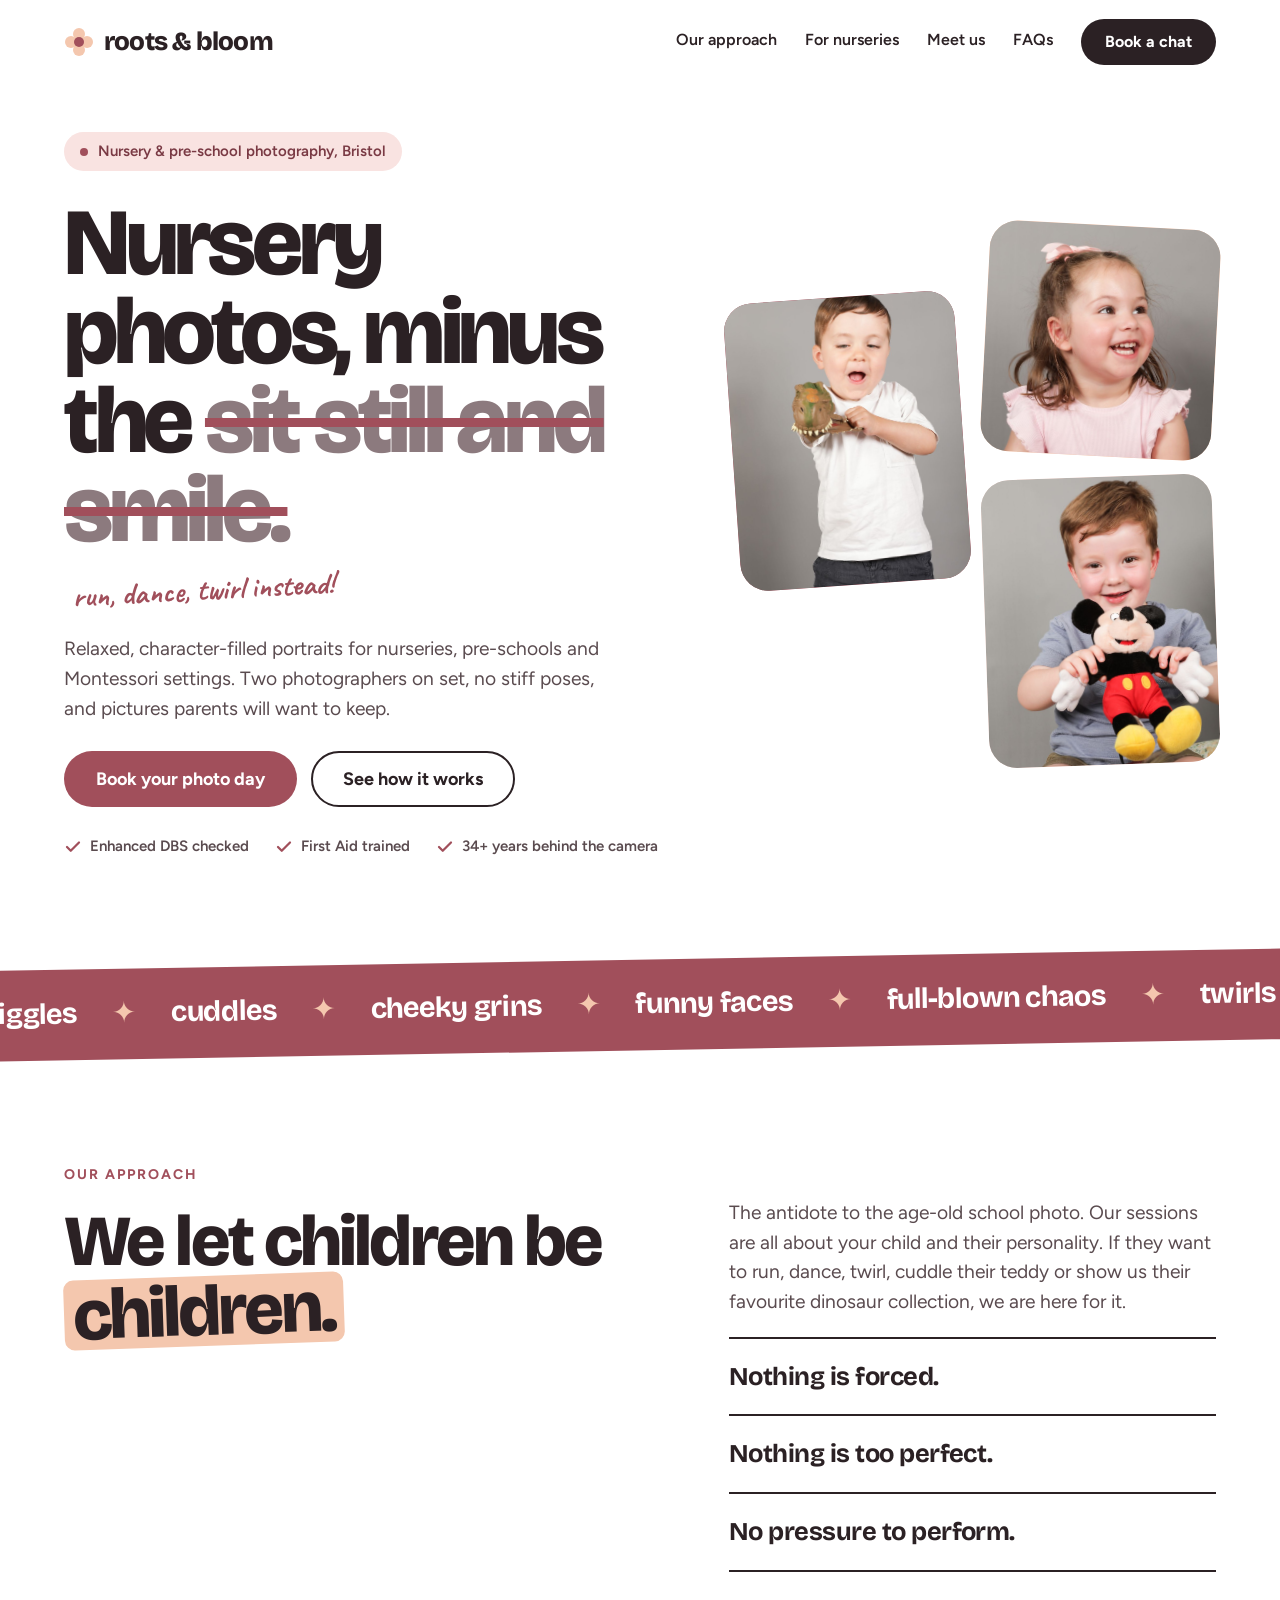
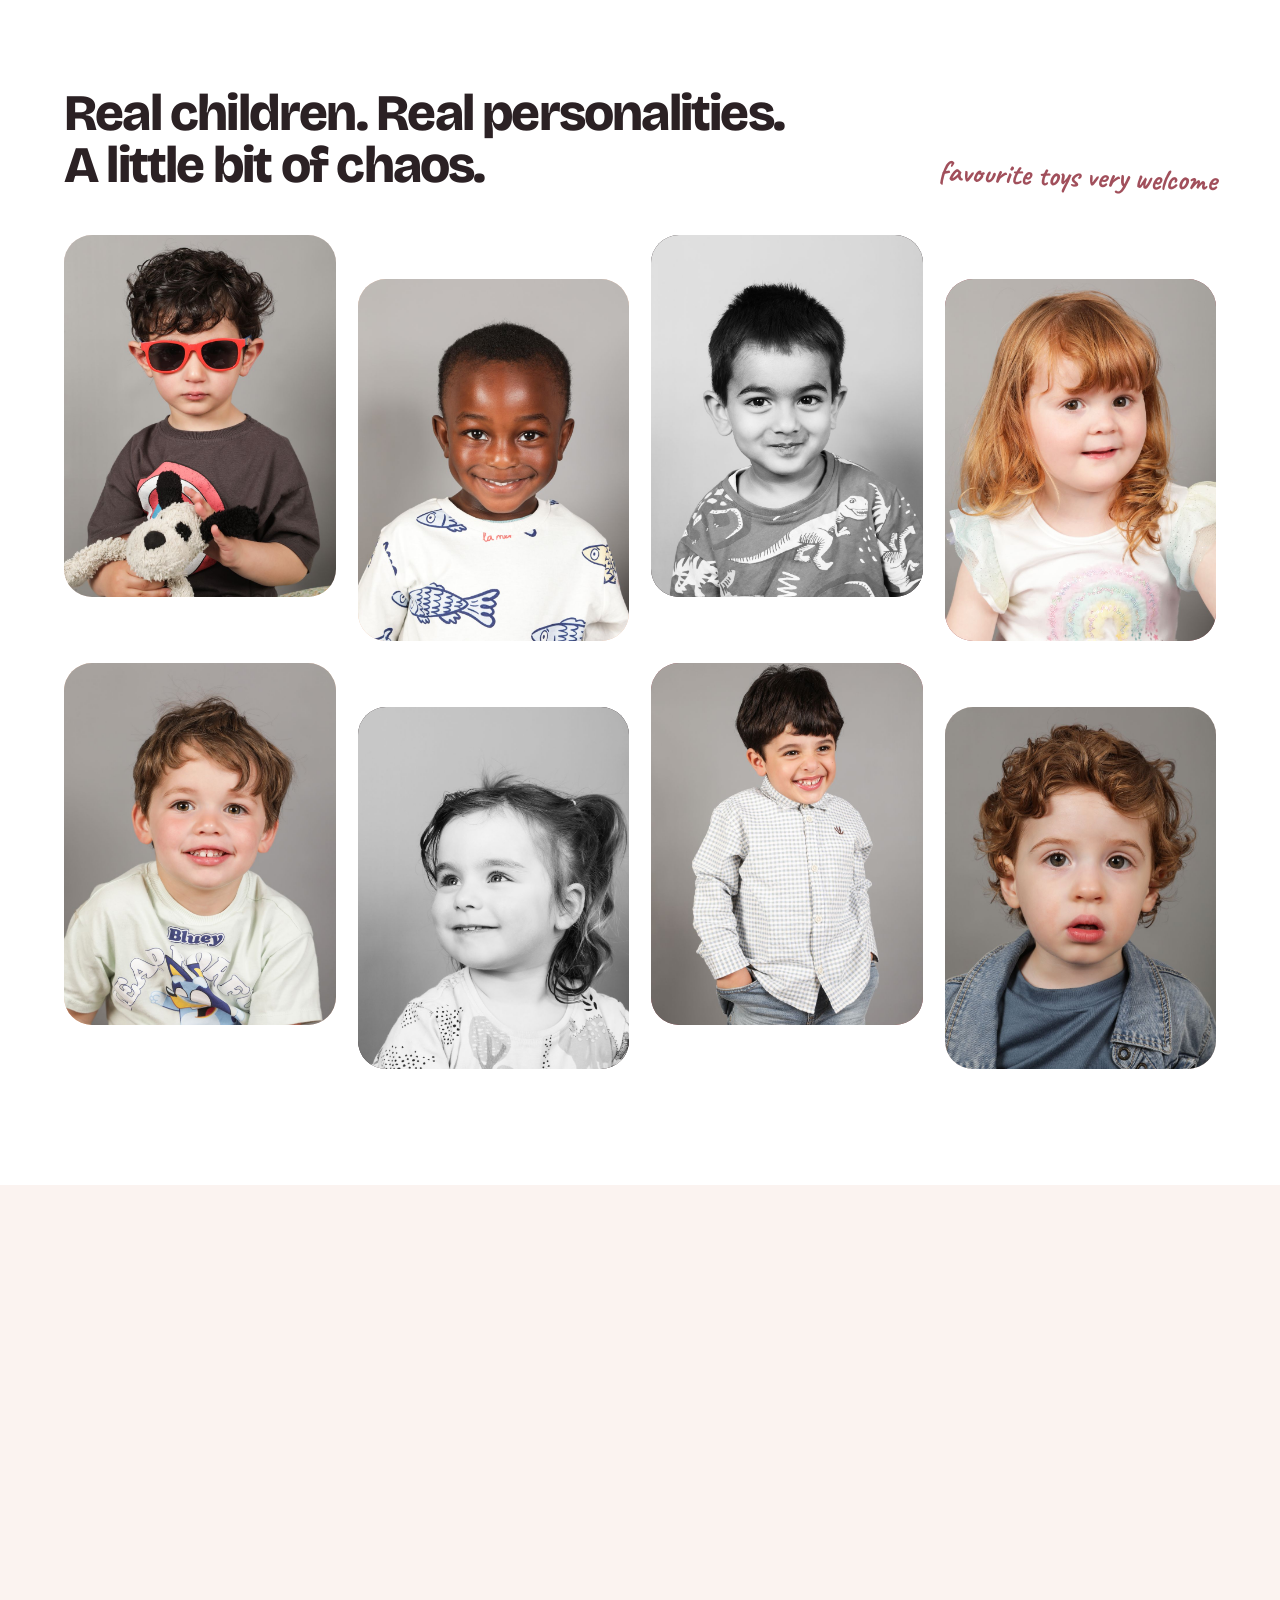
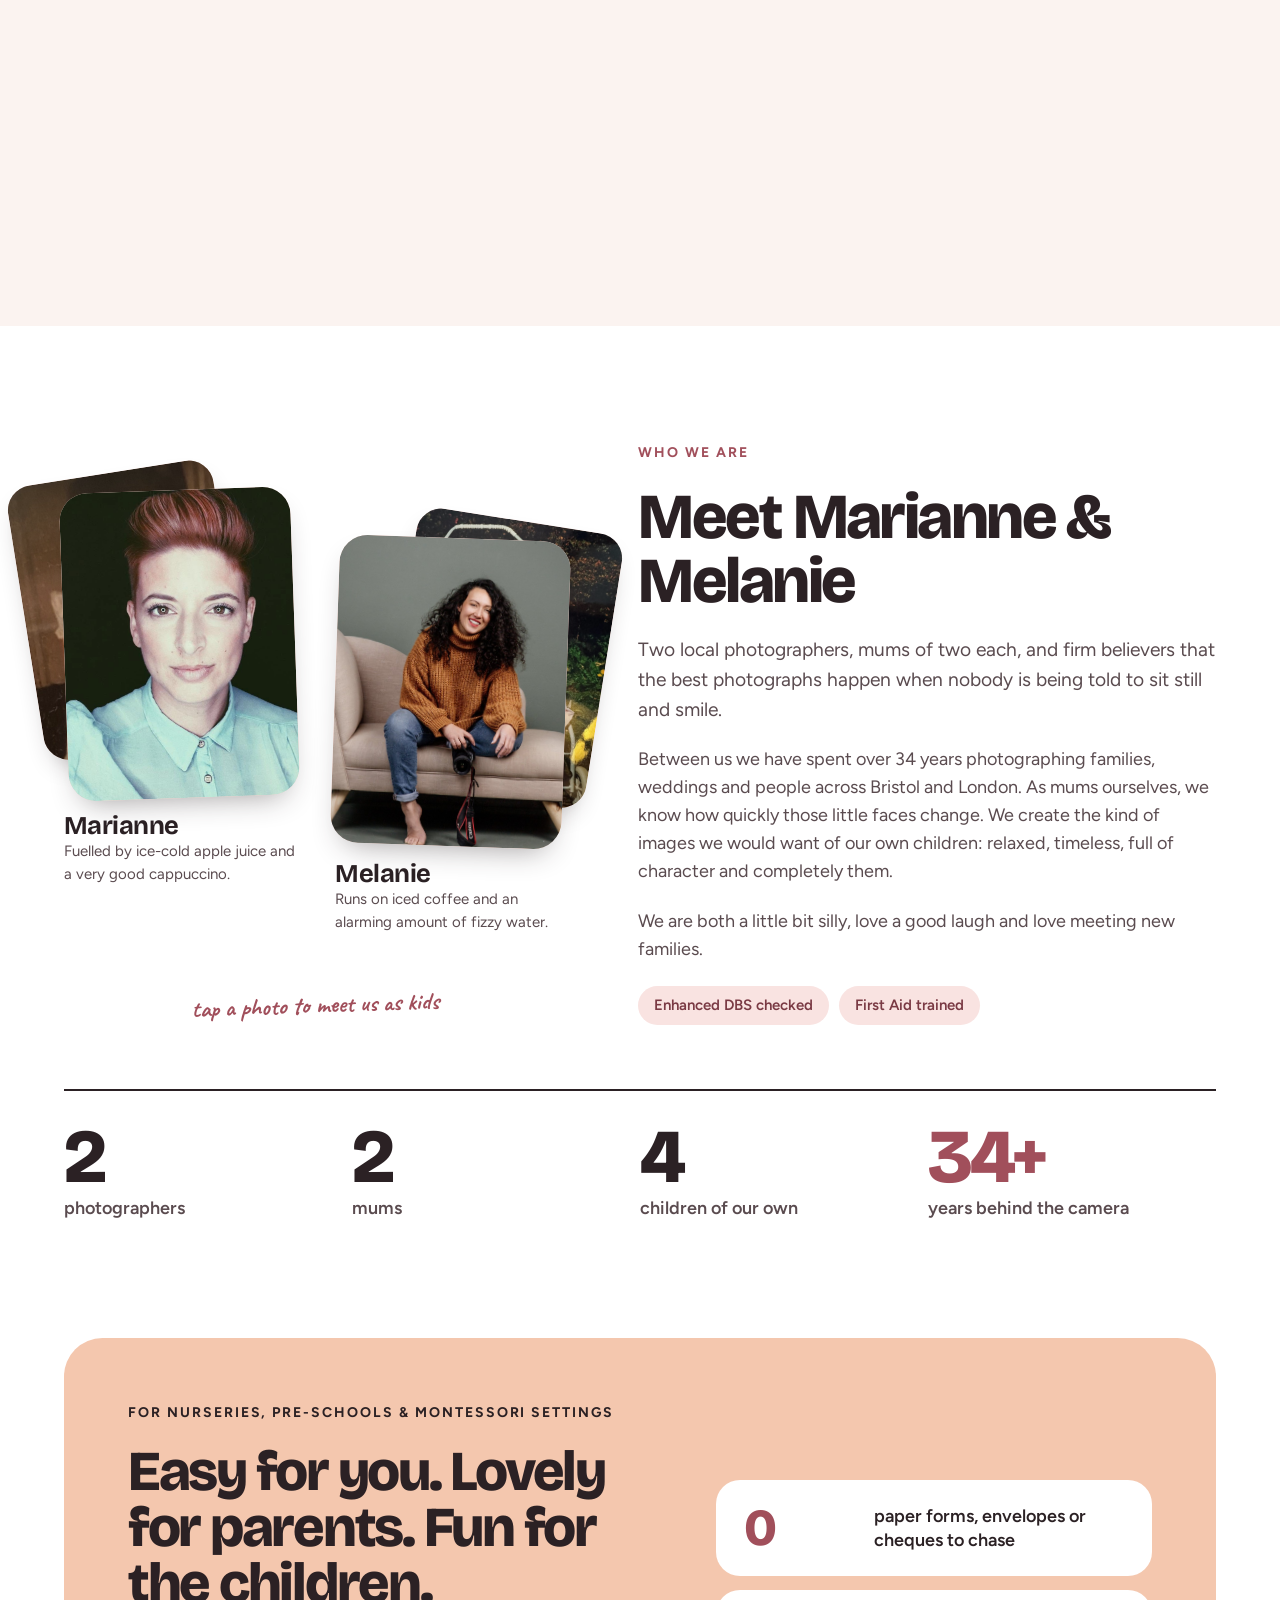
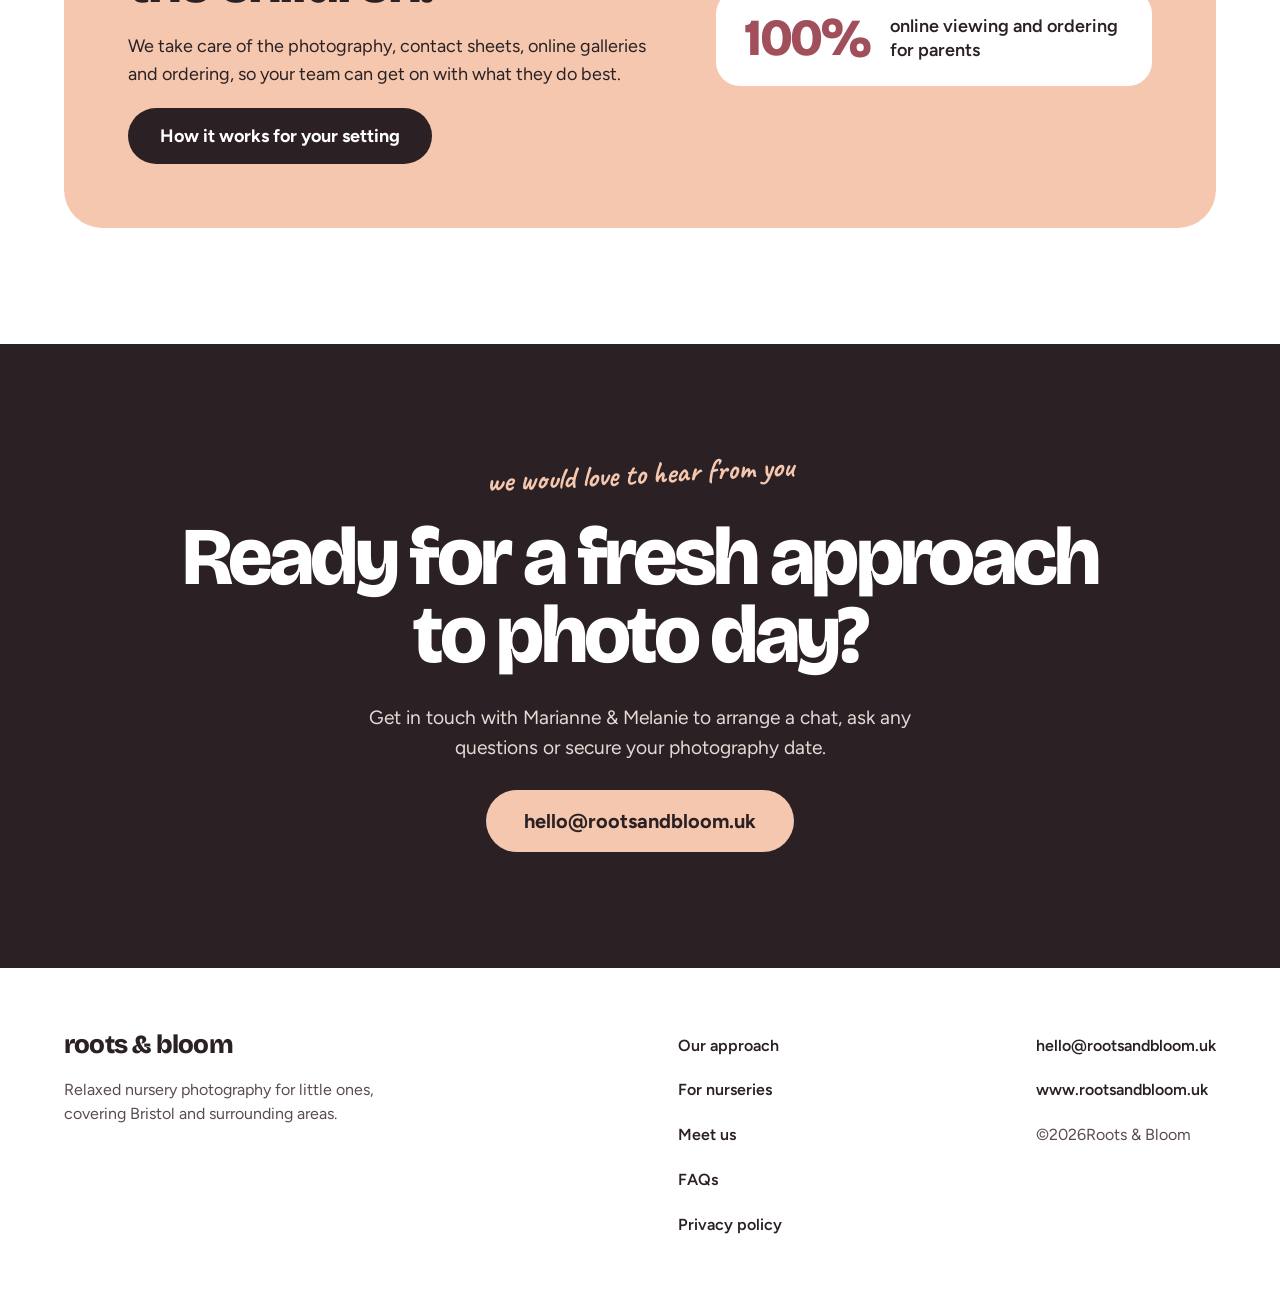
<file: index.html>
<!doctype html>
<html lang="en-GB">
<head>
  <meta charset="utf-8">
  <meta name="viewport" content="width=device-width, initial-scale=1">
  <title>Roots &amp; Bloom | Relaxed nursery photography, Bristol</title>
  <meta name="description" content="Nursery photos, minus the sit still and smile. Relaxed, character-filled photography for nurseries, pre-schools and Montessori settings in Bristol, by Marianne and Melanie.">
  <meta name="theme-color" content="#A14F5B">
  <link rel="canonical" href="https://www.rootsandbloom.uk/">
  <meta property="og:type" content="website">
  <meta property="og:title" content="Roots &amp; Bloom | Relaxed nursery photography">
  <meta property="og:description" content="Two photographers, no stiff poses, and pictures parents will want to keep.">
  <meta property="og:url" content="https://www.rootsandbloom.uk/">
  <link rel="icon" href="assets/favicon.svg" type="image/svg+xml">
  <link rel="preconnect" href="https://fonts.googleapis.com">
  <link rel="preconnect" href="https://fonts.gstatic.com" crossorigin>
  <link rel="stylesheet" href="https://fonts.googleapis.com/css2?family=Bricolage+Grotesque:opsz,wght@12..96,400..800&amp;family=Caveat:wght@700&amp;family=Figtree:wght@400;500;600;700&amp;display=swap">
  <link rel="stylesheet" href="assets/css/styles.css">
</head>
<body>
<a class="skip-link" href="#main">Skip to content</a>

<header class="site-header">
  <div class="wrap site-header__inner">
    <a class="wordmark" href="index.html" aria-label="Roots &amp; Bloom home">
      <svg aria-hidden="true" viewBox="0 0 30 30"><circle cx="15" cy="7" r="6" fill="#F4C7AE"/><circle cx="23" cy="15" r="6" fill="#F4C7AE"/><circle cx="15" cy="23" r="6" fill="#F4C7AE"/><circle cx="7" cy="15" r="6" fill="#F4C7AE"/><circle cx="15" cy="15" r="5" fill="#A14F5B"/></svg>
      <span>roots &amp; bloom</span>
    </a>
    <button class="nav-toggle" type="button" aria-label="Open menu" aria-expanded="false" aria-controls="site-nav">
      <svg aria-hidden="true" viewBox="0 0 24 24" fill="none" stroke="#fff" stroke-width="2.5" stroke-linecap="round"><path d="M4 8h16M4 16h16"/></svg>
    </button>
    <nav class="nav" id="site-nav" aria-label="Main">
      <a href="#approach">Our approach</a>
      <a href="nurseries.html">For nurseries</a>
      <a href="#meet">Meet us</a>
      <a href="nurseries.html#faqs">FAQs</a>
      <a class="btn btn--dark btn--sm" href="nurseries.html#contact">Book a chat</a>
    </nav>
  </div>
</header>

<main id="main">

  <section class="hero">
    <div class="wrap hero__grid">
      <div class="stack hero__copy">
        <p class="pill"><span class="pill__dot"></span>Nursery &amp; pre-school photography, Bristol</p>
        <h1 class="display">Nursery photos, minus the <span class="strike">sit still and smile.</span></h1>
        <p class="scribble">run, dance, twirl instead!</p>
        <p class="lead">Relaxed, character-filled portraits for nurseries, pre-schools and Montessori settings. Two photographers on set, no stiff poses, and pictures parents will want to keep.</p>
        <div class="btn-row btn-row--stack">
          <a class="btn btn--primary" href="nurseries.html#contact">Book your photo day</a>
          <a class="btn btn--ghost" href="nurseries.html">See how it works</a>
        </div>
        <ul class="checks">
          <li><svg aria-hidden="true" viewBox="0 0 24 24" fill="none" stroke="#A14F5B" stroke-width="3" stroke-linecap="round" stroke-linejoin="round"><path d="M4 12l5 5L20 6"/></svg>Enhanced DBS checked</li>
          <li><svg aria-hidden="true" viewBox="0 0 24 24" fill="none" stroke="#A14F5B" stroke-width="3" stroke-linecap="round" stroke-linejoin="round"><path d="M4 12l5 5L20 6"/></svg>First Aid trained</li>
          <li><svg aria-hidden="true" viewBox="0 0 24 24" fill="none" stroke="#A14F5B" stroke-width="3" stroke-linecap="round" stroke-linejoin="round"><path d="M4 12l5 5L20 6"/></svg>34+ years behind the camera</li>
        </ul>
      </div>
      <div class="hero__collage">
        <figure class="photo photo--blue tilt-l"><img src="assets/img/hero-dinosaur.jpg" width="933" height="1400" alt="A boy in a white shirt roaring along with his toy dinosaur" fetchpriority="high"></figure>
        <div class="hero__collage-col">
          <figure class="photo photo--sun photo--square tilt-r"><img src="assets/img/hero-laugh.jpg" width="1400" height="933" alt="A girl with a pink bow laughing and looking off to one side" style="object-position: 62% 50%"></figure>
          <figure class="photo tilt-l-sm"><img src="assets/img/hero-mickey.jpg" width="933" height="1400" loading="lazy" alt="A smiling boy holding up his favourite soft toy" style="object-position: 50% 60%"></figure>
        </div>
      </div>
    </div>
  </section>

  <div class="strip" aria-hidden="true">
    <div class="strip__track">
      <div class="strip__set"><span>giggles</span><i>✦</i><span>cuddles</span><i>✦</i><span>cheeky grins</span><i>✦</i><span>funny faces</span><i>✦</i><span>full-blown chaos</span><i>✦</i><span>twirls</span><i>✦</i><span>teddies</span><i>✦</i><span>dinosaurs</span><i>✦</i></div>
      <div class="strip__set"><span>giggles</span><i>✦</i><span>cuddles</span><i>✦</i><span>cheeky grins</span><i>✦</i><span>funny faces</span><i>✦</i><span>full-blown chaos</span><i>✦</i><span>twirls</span><i>✦</i><span>teddies</span><i>✦</i><span>dinosaurs</span><i>✦</i></div>
    </div>
  </div>

  <section class="section" id="approach">
    <div class="wrap split">
      <div class="stack reveal">
        <p class="eyebrow">Our approach</p>
        <h2 class="h2" style="font-size: clamp(2.6rem, 5.6vw, 5.25rem); line-height: 0.98">We let children be <span class="mark">children.</span></h2>
      </div>
      <div class="stack split__aside reveal">
        <p class="lead">The antidote to the age-old school photo. Our sessions are all about your child and their personality. If they want to run, dance, twirl, cuddle their teddy or show us their favourite dinosaur collection, we are here for it.</p>
        <ul class="rules">
          <li>Nothing is forced.</li>
          <li>Nothing is too perfect.</li>
          <li>No pressure to perform.</li>
        </ul>
      </div>
    </div>
  </section>

  <section class="section section--flush-top">
    <div class="wrap">
      <div class="section-head reveal">
        <h2 class="h2 h2--sm">Real children. Real personalities. A little bit of chaos.</h2>
        <p class="scribble">favourite toys very welcome</p>
      </div>
      <div class="gallery reveal">
        <figure class="photo photo--tall"><img src="assets/img/gallery-01.jpg" width="933" height="1400" loading="lazy" alt="A boy in red sunglasses cuddling a well-loved toy dog"></figure>
        <figure class="photo photo--tall photo--sun"><img src="assets/img/gallery-02.jpg" width="933" height="1400" loading="lazy" alt="A boy in a fish-print top with a huge smile" style="object-position: 50% 30%"></figure>
        <figure class="photo photo--tall photo--ink"><img src="assets/img/gallery-03.jpg" width="933" height="1400" loading="lazy" alt="Black and white portrait of a boy in a dinosaur t-shirt, smiling shyly" style="object-position: 50% 40%"></figure>
        <figure class="photo photo--tall photo--blue"><img src="assets/img/gallery-04.jpg" width="933" height="1400" loading="lazy" alt="A girl with long red hair and a rainbow top, smiling" style="object-position: 50% 30%"></figure>
        <figure class="photo photo--tall photo--sun"><img src="assets/img/gallery-05.jpg" width="1082" height="1400" loading="lazy" alt="A boy with tousled brown hair grinning at the camera" style="object-position: 50% 30%"></figure>
        <figure class="photo photo--tall photo--ink"><img src="assets/img/gallery-06.jpg" width="933" height="1400" loading="lazy" alt="Black and white portrait of a little girl with pigtails glancing sideways" style="object-position: 50% 45%"></figure>
        <figure class="photo photo--tall photo--blue"><img src="assets/img/gallery-07.jpg" width="933" height="1400" loading="lazy" alt="A boy in a checked shirt laughing with his hands in his pockets" style="object-position: 50% 30%"></figure>
        <figure class="photo photo--tall"><img src="assets/img/gallery-08.jpg" width="933" height="1400" loading="lazy" alt="A toddler with curly auburn hair in a denim jacket" style="object-position: 50% 30%"></figure>
      </div>
    </div>
  </section>

  <section class="section section--panel">
    <div class="wrap">
      <div class="stack head-block reveal">
        <p class="eyebrow">Why we are different</p>
        <h2 class="h2">Two photographers. Twice the fun.</h2>
      </div>
      <div class="cards reveal">
        <article class="card">
          <span class="card__num" aria-hidden="true">01</span>
          <h3 class="h3">One plays, one captures</h3>
          <p>With two of us on set there is always someone ready for the action, whether that is a giggle, a cuddle or a cheeky grin.</p>
        </article>
        <article class="card">
          <span class="card__num" aria-hidden="true">02</span>
          <h3 class="h3">Teddies are invited</h3>
          <p>Favourite toys and treasured little things are part of your child's story, and they help little ones feel right at home.</p>
        </article>
        <article class="card card--dark">
          <span class="card__num" aria-hidden="true">03</span>
          <h3 class="h3">We love the chaos</h3>
          <p>We chat, play and have a laugh while your child does their thing. We quietly (and sometimes not so quietly) capture the magic.</p>
        </article>
      </div>
    </div>
  </section>

  <section class="section" id="meet">
    <div class="wrap">
      <div class="meet">
        <div class="meet__photos reveal">
          <div class="meet__person">
            <button class="flip flip--left" type="button" aria-pressed="false" aria-label="Swap Marianne's photos: adult and child">
              <span class="flip__card flip__card--adult"><img src="assets/img/marianne.jpg" loading="lazy" alt="Marianne today, with short red hair and a mint shirt" style="object-position: 50% 40%"></span>
              <span class="flip__card flip__card--young"><img src="assets/img/marianne-baby.jpg" loading="lazy" alt="Marianne as a toddler in a white frilled dress" style="object-position: 50% 30%"></span>
            </button>
            <div><h3 class="h3">Marianne</h3><p>Fuelled by ice-cold apple juice and a very good cappuccino.</p></div>
          </div>
          <div class="meet__person">
            <button class="flip flip--right" type="button" aria-pressed="false" aria-label="Swap Melanie's photos: adult and child">
              <span class="flip__card flip__card--adult"><img src="assets/img/melanie.jpg" loading="lazy" alt="Melanie today, laughing on a sofa with her camera" style="object-position: 50% 30%"></span>
              <span class="flip__card flip__card--young"><img src="assets/img/melanie-baby.jpg" loading="lazy" alt="Melanie as a baby in a pink pram" style="object-position: 50% 45%"></span>
            </button>
            <div><h3 class="h3">Melanie</h3><p>Runs on iced coffee and an alarming amount of fizzy water.</p></div>
          </div>
          <p class="meet__hint" aria-hidden="true">tap a photo to meet us as kids</p>
        </div>
        <div class="stack meet__copy reveal">
          <p class="eyebrow">Who we are</p>
          <h2 class="h2">Meet Marianne &amp; Melanie</h2>
          <p class="lead">Two local photographers, mums of two each, and firm believers that the best photographs happen when nobody is being told to sit still and smile.</p>
          <p class="soft">Between us we have spent over 34 years photographing families, weddings and people across Bristol and London. As mums ourselves, we know how quickly those little faces change. We create the kind of images we would want of our own children: relaxed, timeless, full of character and completely them.</p>
          <p class="soft">We are both a little bit silly, love a good laugh and love meeting new families.</p>
          <div class="pill-row">
            <span class="pill">Enhanced DBS checked</span>
            <span class="pill">First Aid trained</span>
          </div>
        </div>
      </div>
      <ul class="stats reveal">
        <li><span class="num">2</span>photographers</li>
        <li><span class="num">2</span>mums</li>
        <li><span class="num">4</span>children of our own</li>
        <li><span class="num num--blue">34+</span>years behind the camera</li>
      </ul>
    </div>
  </section>

  <section class="section section--flush-top">
    <div class="wrap">
      <div class="panel panel--sun reveal">
        <div class="stack">
          <p class="eyebrow eyebrow--ink">For nurseries, pre-schools &amp; Montessori settings</p>
          <h2 class="h2" style="font-size: clamp(2.1rem, 4.4vw, 4rem)">Easy for you. Lovely for parents. Fun for the children.</h2>
          <p style="max-width: 32.5rem">We take care of the photography, contact sheets, online galleries and ordering, so your team can get on with what they do best.</p>
          <a class="btn btn--dark" href="nurseries.html">How it works for your setting</a>
        </div>
        <ul class="facts">
          <li class="fact"><span class="num">0</span>paper forms, envelopes or cheques to chase</li>
          <li class="fact"><span class="num">100%</span>online viewing and ordering for parents</li>
        </ul>
      </div>
    </div>
  </section>

  <section class="section cta">
    <div class="wrap">
      <div class="stack reveal">
        <p class="scribble scribble--sun">we would love to hear from you</p>
        <h2 class="display">Ready for a fresh approach to photo day?</h2>
        <p class="lead">Get in touch with Marianne &amp; Melanie to arrange a chat, ask any questions or secure your photography date.</p>
        <a class="btn btn--sun" href="mailto:hello@rootsandbloom.uk">hello@rootsandbloom.uk</a>
      </div>
    </div>
  </section>

</main>

<footer class="site-footer">
  <div class="wrap site-footer__inner">
    <div class="site-footer__brand">
      <a class="wordmark" href="index.html">roots &amp; bloom</a>
      <p>Relaxed nursery photography for little ones, covering Bristol and surrounding areas.</p>
    </div>
    <nav class="site-footer__links" aria-label="Footer">
      <a href="#approach">Our approach</a>
      <a href="nurseries.html">For nurseries</a>
      <a href="#meet">Meet us</a>
      <a href="nurseries.html#faqs">FAQs</a>
      <a href="privacy.html">Privacy policy</a>
    </nav>
    <div class="site-footer__links">
      <a href="mailto:hello@rootsandbloom.uk">hello@rootsandbloom.uk</a>
      <a href="https://www.rootsandbloom.uk">www.rootsandbloom.uk</a>
      <span>© <span id="year">2026</span> Roots &amp; Bloom</span>
    </div>
  </div>
</footer>

<script src="assets/js/main.js" defer></script>
</body>
</html>
</file>
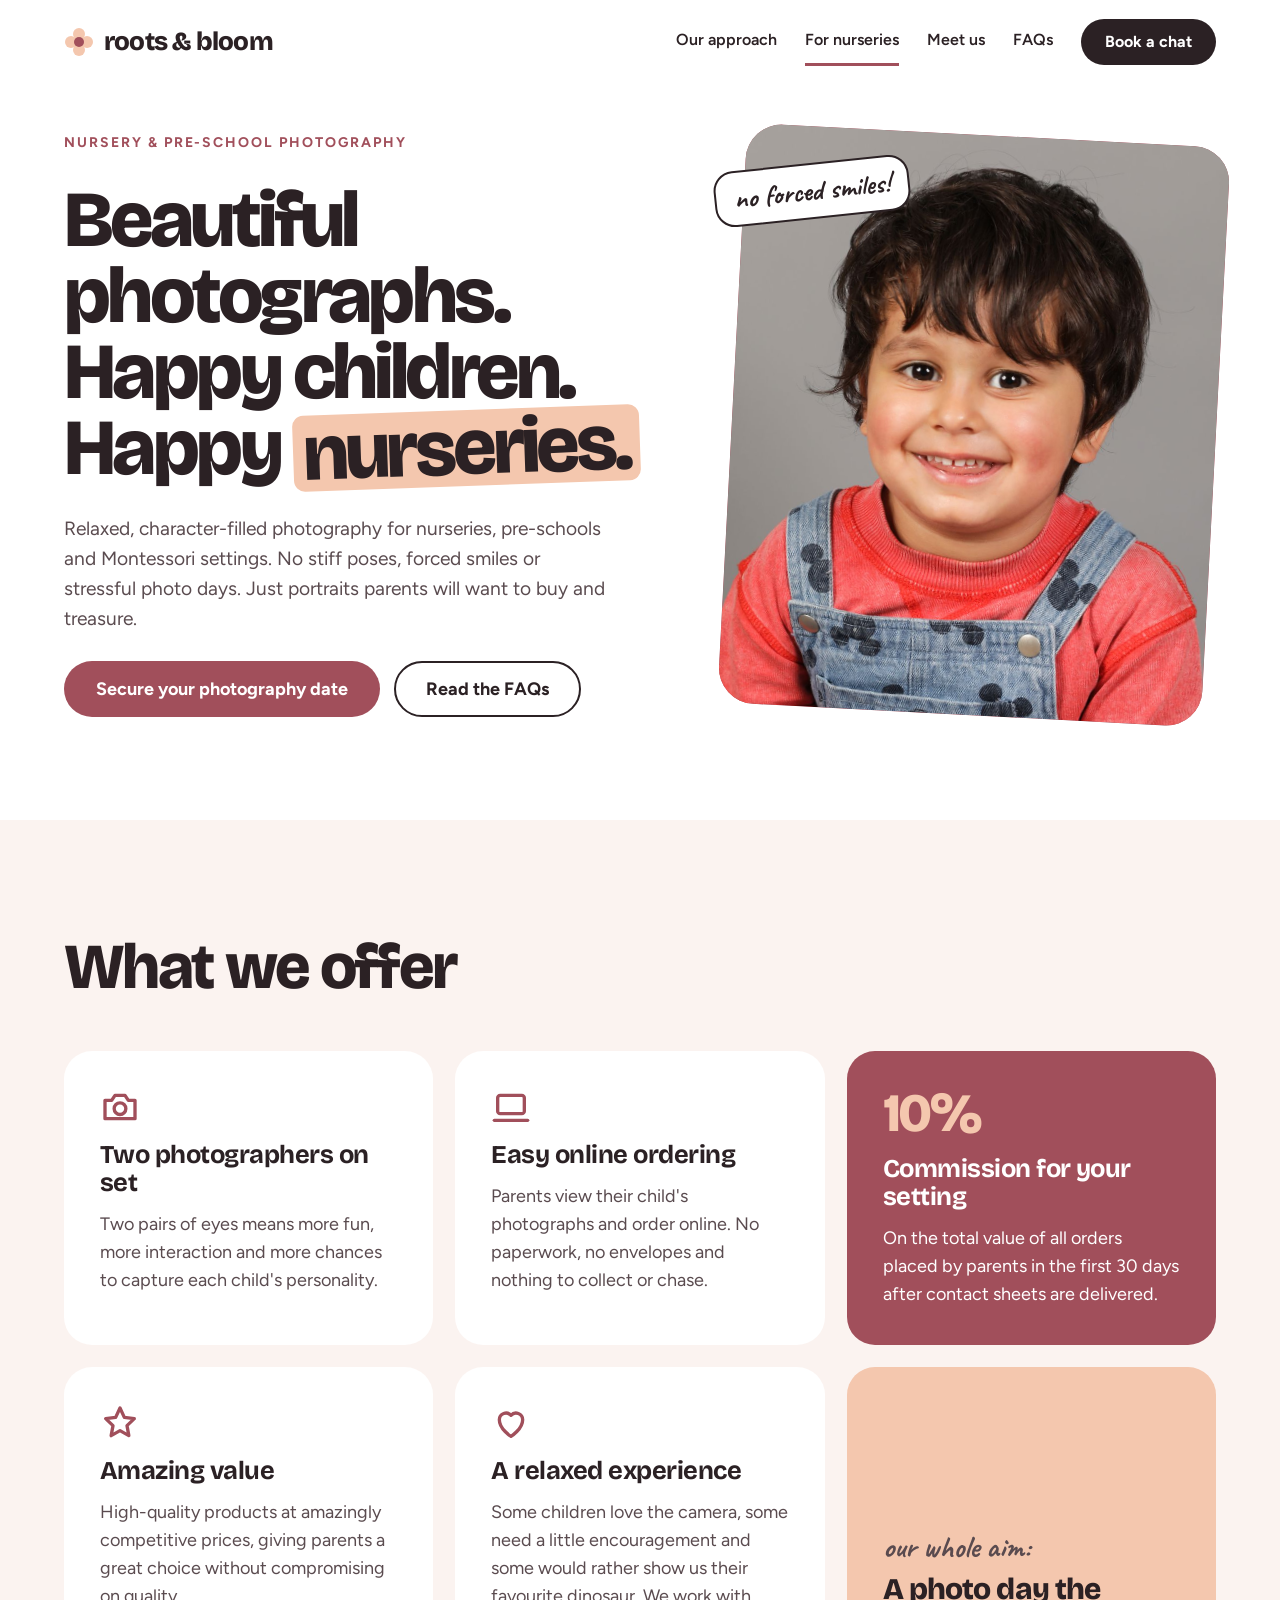
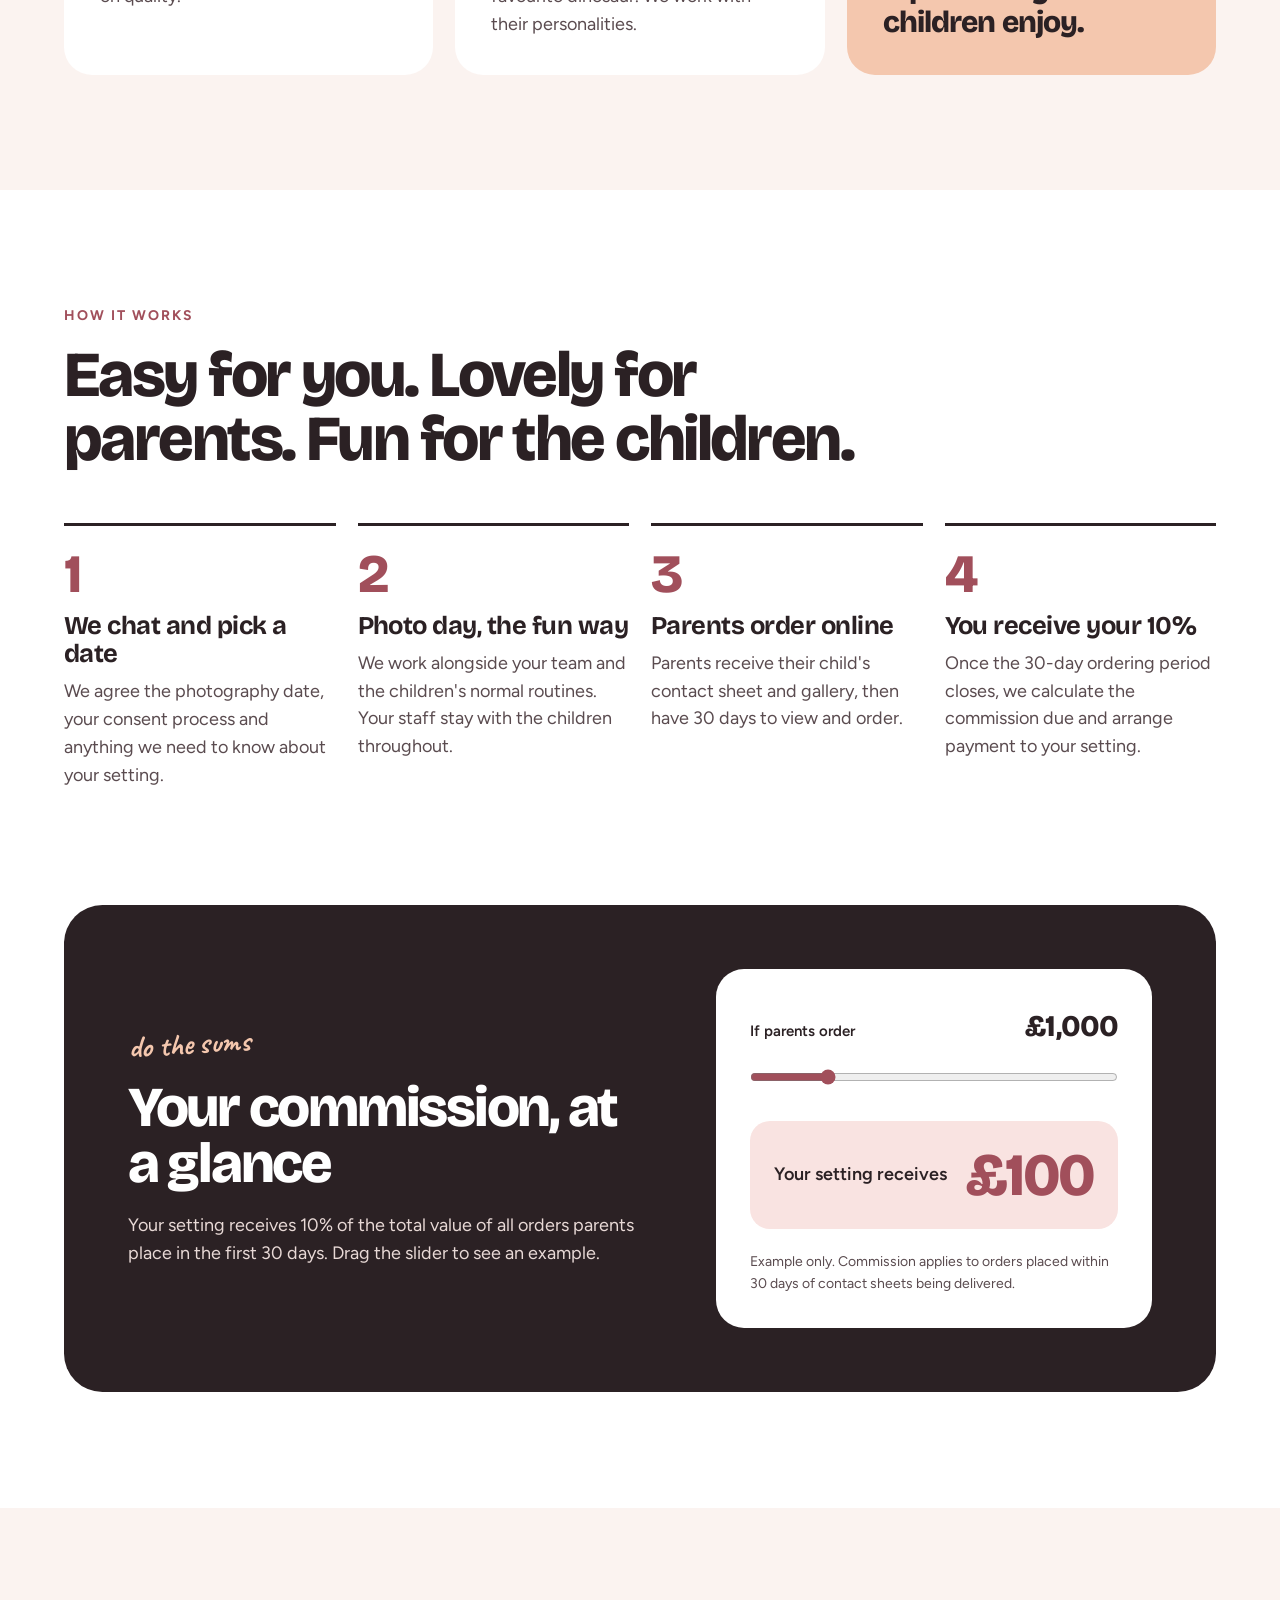
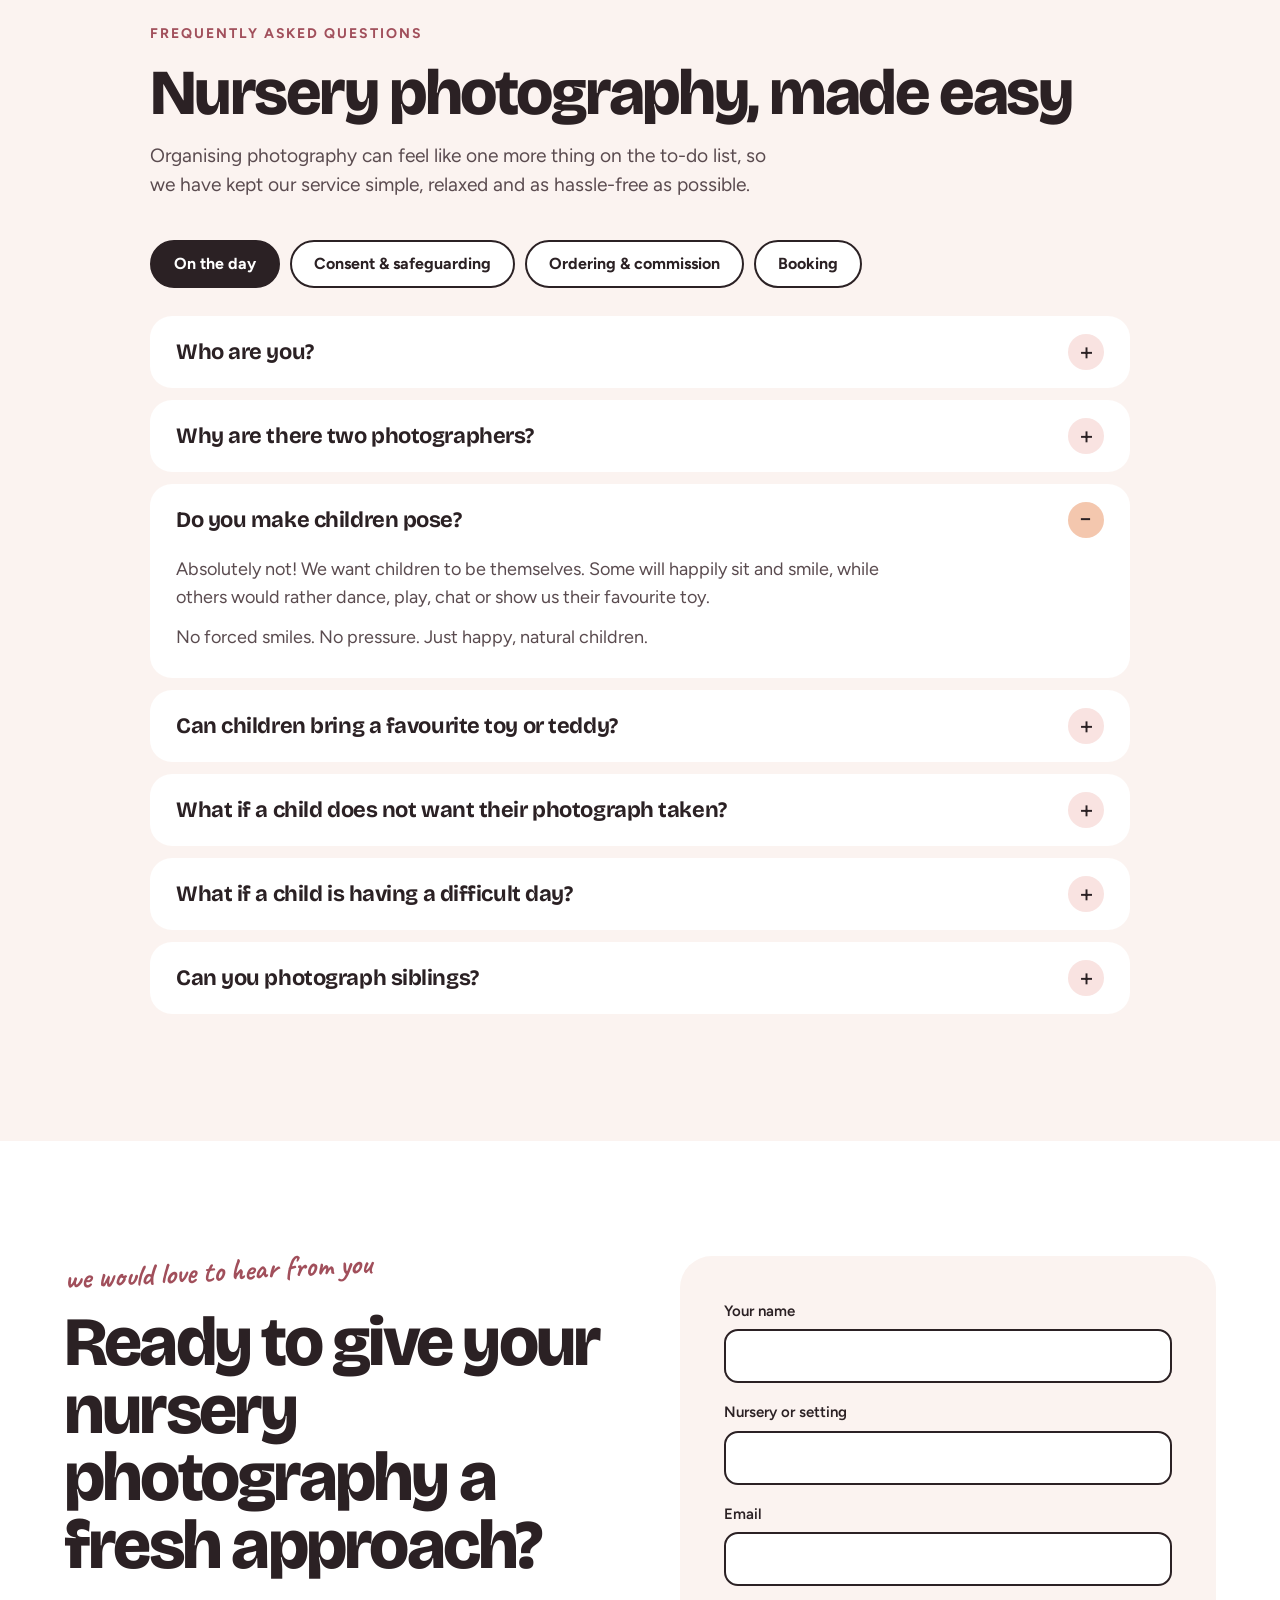
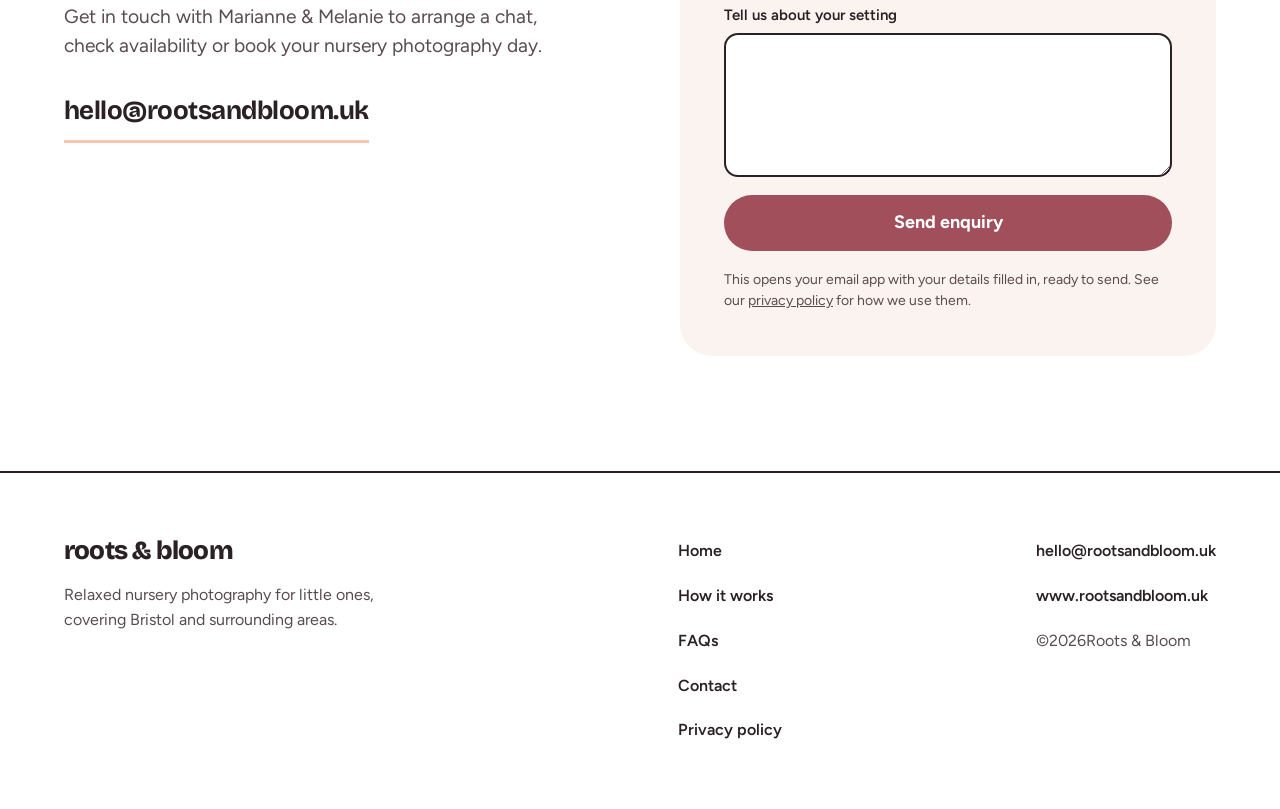
<file: nurseries.html>
<!doctype html>
<html lang="en-GB">
<head>
  <meta charset="utf-8">
  <meta name="viewport" content="width=device-width, initial-scale=1">
  <title>Nursery &amp; pre-school photography | Roots &amp; Bloom</title>
  <meta name="description" content="Relaxed photography for nurseries, pre-schools and Montessori settings in Bristol. Two photographers, easy online ordering and 10% commission for your setting.">
  <meta name="theme-color" content="#A14F5B">
  <link rel="canonical" href="https://www.rootsandbloom.uk/nurseries.html">
  <meta property="og:type" content="website">
  <meta property="og:title" content="Nursery &amp; pre-school photography | Roots &amp; Bloom">
  <meta property="og:description" content="Beautiful photographs. Happy children. Happy nurseries.">
  <meta property="og:url" content="https://www.rootsandbloom.uk/nurseries.html">
  <link rel="icon" href="assets/favicon.svg" type="image/svg+xml">
  <link rel="preconnect" href="https://fonts.googleapis.com">
  <link rel="preconnect" href="https://fonts.gstatic.com" crossorigin>
  <link rel="stylesheet" href="https://fonts.googleapis.com/css2?family=Bricolage+Grotesque:opsz,wght@12..96,400..800&amp;family=Caveat:wght@700&amp;family=Figtree:wght@400;500;600;700&amp;display=swap">
  <link rel="stylesheet" href="assets/css/styles.css">
</head>
<body>
<a class="skip-link" href="#main">Skip to content</a>

<header class="site-header">
  <div class="wrap site-header__inner">
    <a class="wordmark" href="index.html" aria-label="Roots &amp; Bloom home">
      <svg aria-hidden="true" viewBox="0 0 30 30"><circle cx="15" cy="7" r="6" fill="#F4C7AE"/><circle cx="23" cy="15" r="6" fill="#F4C7AE"/><circle cx="15" cy="23" r="6" fill="#F4C7AE"/><circle cx="7" cy="15" r="6" fill="#F4C7AE"/><circle cx="15" cy="15" r="5" fill="#A14F5B"/></svg>
      <span>roots &amp; bloom</span>
    </a>
    <button class="nav-toggle" type="button" aria-label="Open menu" aria-expanded="false" aria-controls="site-nav">
      <svg aria-hidden="true" viewBox="0 0 24 24" fill="none" stroke="#fff" stroke-width="2.5" stroke-linecap="round"><path d="M4 8h16M4 16h16"/></svg>
    </button>
    <nav class="nav" id="site-nav" aria-label="Main">
      <a href="index.html#approach">Our approach</a>
      <a href="nurseries.html" aria-current="page">For nurseries</a>
      <a href="index.html#meet">Meet us</a>
      <a href="#faqs">FAQs</a>
      <a class="btn btn--dark btn--sm" href="#contact">Book a chat</a>
    </nav>
  </div>
</header>

<main id="main">

  <section class="hero">
    <div class="wrap hero__grid">
      <div class="stack hero__copy">
        <p class="eyebrow">Nursery &amp; pre-school photography</p>
        <h1 class="display display--page">Beautiful photographs. Happy children. Happy <span class="mark">nurseries.</span></h1>
        <p class="lead">Relaxed, character-filled photography for nurseries, pre-schools and Montessori settings. No stiff poses, forced smiles or stressful photo days. Just portraits parents will want to buy and treasure.</p>
        <div class="btn-row btn-row--stack">
          <a class="btn btn--primary" href="#contact">Secure your photography date</a>
          <a class="btn btn--ghost" href="#faqs">Read the FAQs</a>
        </div>
      </div>
      <div class="hero__figure">
        <figure class="photo photo--blue photo--hero tilt-r"><img src="assets/img/nurseries-hero.jpg" width="1011" height="1400" alt="A beaming boy in red and denim dungarees" fetchpriority="high" style="object-position: 50% 35%"></figure>
        <p class="sticker">no forced smiles!</p>
      </div>
    </div>
  </section>

  <section class="section section--panel">
    <div class="wrap">
      <div class="stack head-block reveal">
        <h2 class="h2">What we offer</h2>
      </div>
      <div class="cards reveal">
        <article class="card">
          <svg aria-hidden="true" viewBox="0 0 24 24" fill="none" stroke="#A14F5B" stroke-width="2" stroke-linecap="round" stroke-linejoin="round"><path d="M3 8h4l2-3h6l2 3h4v11H3z"/><circle cx="12" cy="13" r="3.5"/></svg>
          <h3 class="h3">Two photographers on set</h3>
          <p>Two pairs of eyes means more fun, more interaction and more chances to capture each child's personality.</p>
        </article>
        <article class="card">
          <svg aria-hidden="true" viewBox="0 0 24 24" fill="none" stroke="#A14F5B" stroke-width="2" stroke-linecap="round" stroke-linejoin="round"><rect x="4" y="5" width="16" height="11" rx="1.5"/><path d="M2 20h20"/></svg>
          <h3 class="h3">Easy online ordering</h3>
          <p>Parents view their child's photographs and order online. No paperwork, no envelopes and nothing to collect or chase.</p>
        </article>
        <article class="card card--blue">
          <span class="card__num">10%</span>
          <h3 class="h3">Commission for your setting</h3>
          <p>On the total value of all orders placed by parents in the first 30 days after contact sheets are delivered.</p>
        </article>
        <article class="card">
          <svg aria-hidden="true" viewBox="0 0 24 24" fill="none" stroke="#A14F5B" stroke-width="2" stroke-linecap="round" stroke-linejoin="round"><path d="M12 3l2.6 5.6 6 .8-4.4 4.2 1.1 6-5.3-3-5.3 3 1.1-6L3.4 9.400l6-.8z"/></svg>
          <h3 class="h3">Amazing value</h3>
          <p>High-quality products at amazingly competitive prices, giving parents a great choice without compromising on quality.</p>
        </article>
        <article class="card">
          <svg aria-hidden="true" viewBox="0 0 24 24" fill="none" stroke="#A14F5B" stroke-width="2" stroke-linecap="round" stroke-linejoin="round"><path d="M12 20s-7-4.400-7-10a4 4 0 0 1 7-2.600A4 4 0 0 1 19 10c0 5.600-7 10-7 10z"/></svg>
          <h3 class="h3">A relaxed experience</h3>
          <p>Some children love the camera, some need a little encouragement and some would rather show us their favourite dinosaur. We work with their personalities.</p>
        </article>
        <article class="card card--sun">
          <p class="scribble scribble--ink">our whole aim:</p>
          <h3 class="h3">A photo day the children enjoy.</h3>
        </article>
      </div>
    </div>
  </section>

  <section class="section" id="how">
    <div class="wrap">
      <div class="stack head-block reveal">
        <p class="eyebrow">How it works</p>
        <h2 class="h2">Easy for you. Lovely for parents. Fun for the children.</h2>
      </div>
      <ol class="steps reveal">
        <li><h3 class="h3">We chat and pick a date</h3><p>We agree the photography date, your consent process and anything we need to know about your setting.</p></li>
        <li><h3 class="h3">Photo day, the fun way</h3><p>We work alongside your team and the children's normal routines. Your staff stay with the children throughout.</p></li>
        <li><h3 class="h3">Parents order online</h3><p>Parents receive their child's contact sheet and gallery, then have 30 days to view and order.</p></li>
        <li><h3 class="h3">You receive your 10%</h3><p>Once the 30-day ordering period closes, we calculate the commission due and arrange payment to your setting.</p></li>
      </ol>
    </div>
  </section>

  <section class="section section--flush-top">
    <div class="wrap">
      <div class="panel panel--dark reveal">
        <div class="stack">
          <p class="scribble scribble--sun">do the sums</p>
          <h2 class="h2" style="font-size: clamp(2.1rem, 4.4vw, 3.75rem)">Your commission, at a glance</h2>
          <p class="soft">Your setting receives 10% of the total value of all orders parents place in the first 30 days. Drag the slider to see an example.</p>
        </div>
        <div class="calc">
          <div class="field">
            <label class="calc__label" for="orders"><span>If parents order</span><output id="orders-total" for="orders">£1,000</output></label>
            <input id="orders" type="range" min="200" max="5000" step="50" value="1000">
          </div>
          <p class="calc__result"><span>Your setting receives</span><output id="orders-commission" for="orders">£100</output></p>
          <small>Example only. Commission applies to orders placed within 30 days of contact sheets being delivered.</small>
        </div>
      </div>
    </div>
  </section>

  <section class="section section--panel" id="faqs">
    <div class="wrap wrap--narrow">
      <div class="stack reveal" style="gap: 16px">
        <p class="eyebrow">Frequently asked questions</p>
        <h2 class="h2">Nursery photography, made easy</h2>
        <p class="lead" style="max-width: 40rem">Organising photography can feel like one more thing on the to-do list, so we have kept our service simple, relaxed and as hassle-free as possible.</p>
      </div>

      <div class="faq-tabs" role="tablist" aria-label="FAQ topics">
        <button class="faq-tab" type="button" role="tab" data-group="faq-day" aria-controls="faq-day" aria-selected="true">On the day</button>
        <button class="faq-tab" type="button" role="tab" data-group="faq-safe" aria-controls="faq-safe" aria-selected="false">Consent &amp; safeguarding</button>
        <button class="faq-tab" type="button" role="tab" data-group="faq-order" aria-controls="faq-order" aria-selected="false">Ordering &amp; commission</button>
        <button class="faq-tab" type="button" role="tab" data-group="faq-book" aria-controls="faq-book" aria-selected="false">Booking</button>
      </div>

      <div class="faq-group" id="faq-day" role="tabpanel">
        <h3 class="h3 faq-group__title">On the day</h3>
        <details class="faq"><summary>Who are you?</summary><div class="faq__body"><p>We are Marianne and Melanie, two local female photographers and mums of two each, with over 34 years of combined photography experience.</p><p>We photograph families, children and weddings across Bristol and London, and we are passionate about creating relaxed, natural photographs full of personality.</p></div></details>
        <details class="faq"><summary>Why are there two photographers?</summary><div class="faq__body"><p>Because two photographers means twice the fun! One of us can interact with the children while the other captures those lovely natural expressions and moments.</p><p>It also means we can keep things moving and photograph more children without the experience feeling rushed.</p></div></details>
        <details class="faq" open><summary>Do you make children pose?</summary><div class="faq__body"><p>Absolutely not! We want children to be themselves. Some will happily sit and smile, while others would rather dance, play, chat or show us their favourite toy.</p><p>No forced smiles. No pressure. Just happy, natural children.</p></div></details>
        <details class="faq"><summary>Can children bring a favourite toy or teddy?</summary><div class="faq__body"><p>Yes, please! Favourite toys, teddies and treasured little things are very welcome. They help children feel comfortable and relaxed, and they often make the photographs even more personal.</p></div></details>
        <details class="faq"><summary>What if a child does not want their photograph taken?</summary><div class="faq__body"><p>That is completely fine. We never force a child to participate. We give them some time, try to engage them through play and see how they feel.</p><p>Sometimes the best photographs happen when children do not even realise they are being photographed!</p></div></details>
        <details class="faq"><summary>What if a child is having a difficult day?</summary><div class="faq__body"><p>Children are children, and we completely understand. They might be tired, shy, distracted or simply not feeling it that day. There is no pressure.</p><p>Having two photographers gives us plenty of opportunity to capture genuine moments without making the child feel uncomfortable.</p></div></details>
        <details class="faq"><summary>Can you photograph siblings?</summary><div class="faq__body"><p>Absolutely. If siblings attend the same nursery or setting, we are very happy to capture sibling photographs too. We can discuss the best way to organise this with your team before the photography day.</p></div></details>
      </div>

      <div class="faq-group" id="faq-safe" role="tabpanel">
        <h3 class="h3 faq-group__title">Consent &amp; safeguarding</h3>
        <details class="faq"><summary>How is consent managed?</summary><div class="faq__body"><p>No child will be photographed without the appropriate parental or guardian consent.</p><p>We work with each nursery, pre-school or Montessori setting to agree the consent process before photography day. The setting should ensure the appropriate permissions have been obtained for each child taking part.</p><p>We are happy to work with your existing consent procedures and provide any information you need to share with parents.</p></div></details>
        <details class="faq"><summary>What happens if a parent does not give consent?</summary><div class="faq__body"><p>No problem at all. Children without the appropriate consent will simply not be photographed. We work with your team to make sure we have a clear list of children who are permitted to take part before the session begins.</p></div></details>
        <details class="faq"><summary>How do you handle children's photographs?</summary><div class="faq__body"><p>With care and respect. Images are used only for the agreed photography and ordering process, and are not used for marketing, social media or any other purpose without the appropriate additional permission.</p><p>We take safeguarding and privacy seriously and are happy to discuss your setting's specific requirements before booking.</p></div></details>
        <details class="faq"><summary>Are you DBS checked?</summary><div class="faq__body"><p>Yes. We are both Enhanced DBS checked and First Aid trained, and we are happy to provide relevant documentation to your setting where required.</p></div></details>
        <details class="faq"><summary>Do you need to be left alone with the children?</summary><div class="faq__body"><p>No. We work alongside your nursery team and follow your setting's safeguarding procedures. Your staff remain responsible for the children throughout the photography session.</p></div></details>
        <details class="faq"><summary>Are you insured?</summary><div class="faq__body"><p>We can provide details of our professional photography insurance and relevant documentation to your setting upon request.</p></div></details>
      </div>

      <div class="faq-group" id="faq-order" role="tabpanel">
        <h3 class="h3 faq-group__title">Ordering &amp; commission</h3>
        <details class="faq"><summary>How does the ordering process work?</summary><div class="faq__body"><p>Completely online and super simple. Once the photographs have been taken, parents receive access to their child's contact sheet and gallery, then view the images and order online.</p><p>No paper order forms, no envelopes and no collecting cheques.</p></div></details>
        <details class="faq"><summary>How long do parents have to order?</summary><div class="faq__body"><p>Parents have 30 days from the date the contact sheets are delivered. Our 10% nursery commission applies to all orders placed during this period.</p><p>After it closes, we calculate the total commission due to your setting and arrange payment.</p></div></details>
        <details class="faq"><summary>How much commission does the nursery receive?</summary><div class="faq__body"><p>Your nursery receives 10% of the total value of all eligible orders placed during the 30-day ordering period. For example, if parents spend £1,000 in total, your nursery receives £100.</p></div></details>
        <details class="faq"><summary>How much do the photographs and products cost?</summary><div class="faq__body"><p>We offer high-quality products at amazingly competitive prices, with options to suit different budgets. We want professional photography to be accessible to families while still providing beautiful products they will be proud to display and keep.</p></div></details>
        <details class="faq"><summary>Do we need to organise paperwork or collect money?</summary><div class="faq__body"><p>No! We handle the photography, contact sheets, online gallery and ordering process, so there is no paperwork for your staff to manage and no money to collect.</p></div></details>
      </div>

      <div class="faq-group" id="faq-book" role="tabpanel">
        <h3 class="h3 faq-group__title">Booking</h3>
        <details class="faq"><summary>What do you need from the nursery?</summary><div class="faq__body"><p>Very little! We work with your team beforehand to agree the photography date and discuss anything we need to know about your setting. On the day, your team simply helps us with the children and their normal routines.</p></div></details>
        <details class="faq"><summary>Where do you cover?</summary><div class="faq__body"><p>We are local photographers covering Bristol and surrounding areas, and we are happy to discuss your location and requirements.</p></div></details>
        <details class="faq"><summary>How do we book you?</summary><div class="faq__body"><p>We would love to hear from you! Get in touch with Marianne &amp; Melanie at <a href="mailto:hello@rootsandbloom.uk">hello@rootsandbloom.uk</a> to arrange a chat, check availability or book your nursery photography day.</p></div></details>
      </div>
    </div>
  </section>

  <section class="section" id="contact">
    <div class="wrap contact">
      <div class="stack reveal">
        <p class="scribble">we would love to hear from you</p>
        <h2 class="h2" style="font-size: clamp(2.6rem, 5.4vw, 5rem); line-height: 0.98">Ready to give your nursery photography a fresh approach?</h2>
        <p class="lead" style="max-width: 32.5rem">Get in touch with Marianne &amp; Melanie to arrange a chat, check availability or book your nursery photography day.</p>
        <a class="email-link" href="mailto:hello@rootsandbloom.uk">hello@rootsandbloom.uk</a>
      </div>
      <form class="form reveal" id="enquiry" action="mailto:hello@rootsandbloom.uk" method="post" enctype="text/plain">
        <div class="field"><label for="f-name">Your name</label><input id="f-name" name="name" type="text" autocomplete="name" required></div>
        <div class="field"><label for="f-setting">Nursery or setting</label><input id="f-setting" name="setting" type="text" autocomplete="organization" required></div>
        <div class="field"><label for="f-email">Email</label><input id="f-email" name="email" type="email" autocomplete="email" required></div>
        <div class="field"><label for="f-message">Tell us about your setting</label><textarea id="f-message" name="message" rows="4"></textarea></div>
        <button class="btn btn--primary" type="submit">Send enquiry</button>
        <p class="form__note">This opens your email app with your details filled in, ready to send. See our <a href="privacy.html" style="text-decoration: underline">privacy policy</a> for how we use them.</p>
      </form>
    </div>
  </section>

</main>

<footer class="site-footer site-footer--ruled">
  <div class="wrap site-footer__inner">
    <div class="site-footer__brand">
      <a class="wordmark" href="index.html">roots &amp; bloom</a>
      <p>Relaxed nursery photography for little ones, covering Bristol and surrounding areas.</p>
    </div>
    <nav class="site-footer__links" aria-label="Footer">
      <a href="index.html">Home</a>
      <a href="#how">How it works</a>
      <a href="#faqs">FAQs</a>
      <a href="#contact">Contact</a>
      <a href="privacy.html">Privacy policy</a>
    </nav>
    <div class="site-footer__links">
      <a href="mailto:hello@rootsandbloom.uk">hello@rootsandbloom.uk</a>
      <a href="https://www.rootsandbloom.uk">www.rootsandbloom.uk</a>
      <span>© <span id="year">2026</span> Roots &amp; Bloom</span>
    </div>
  </div>
</footer>

<script src="assets/js/main.js" defer></script>
</body>
</html>
</file>
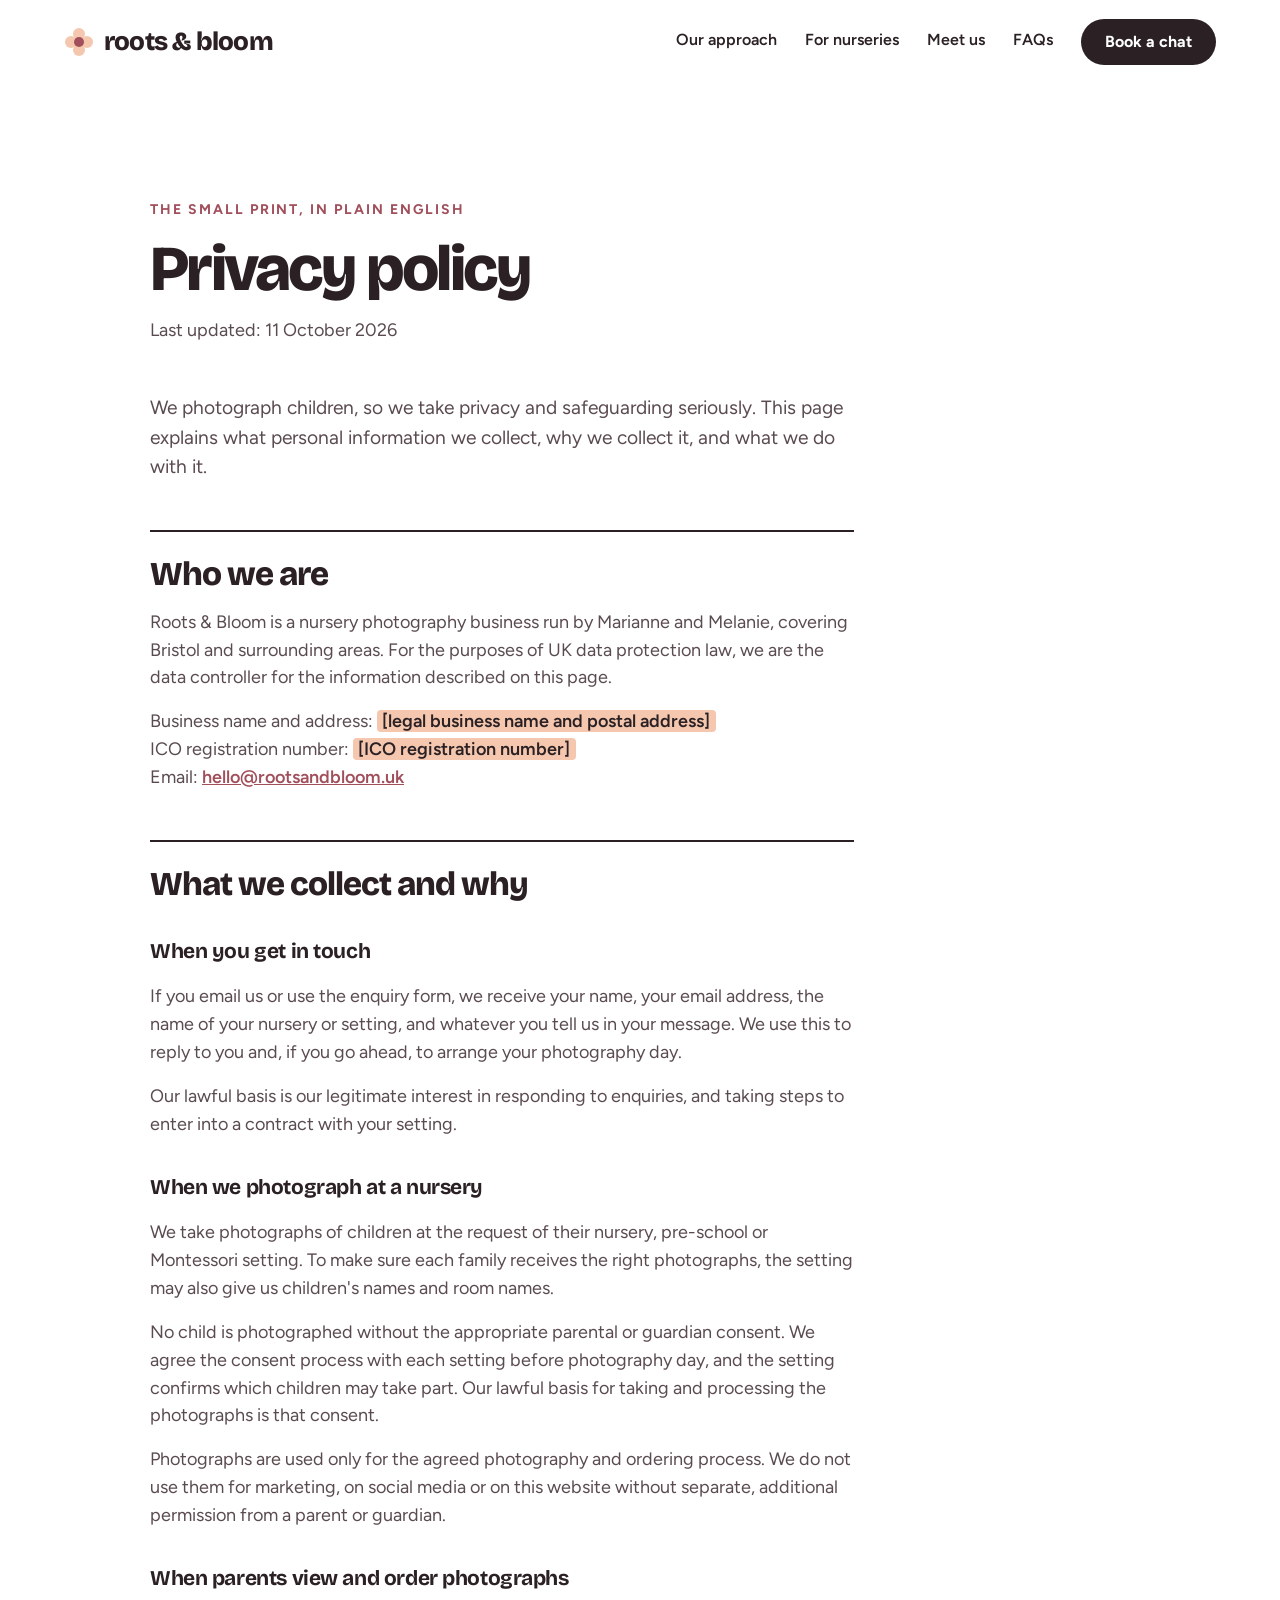
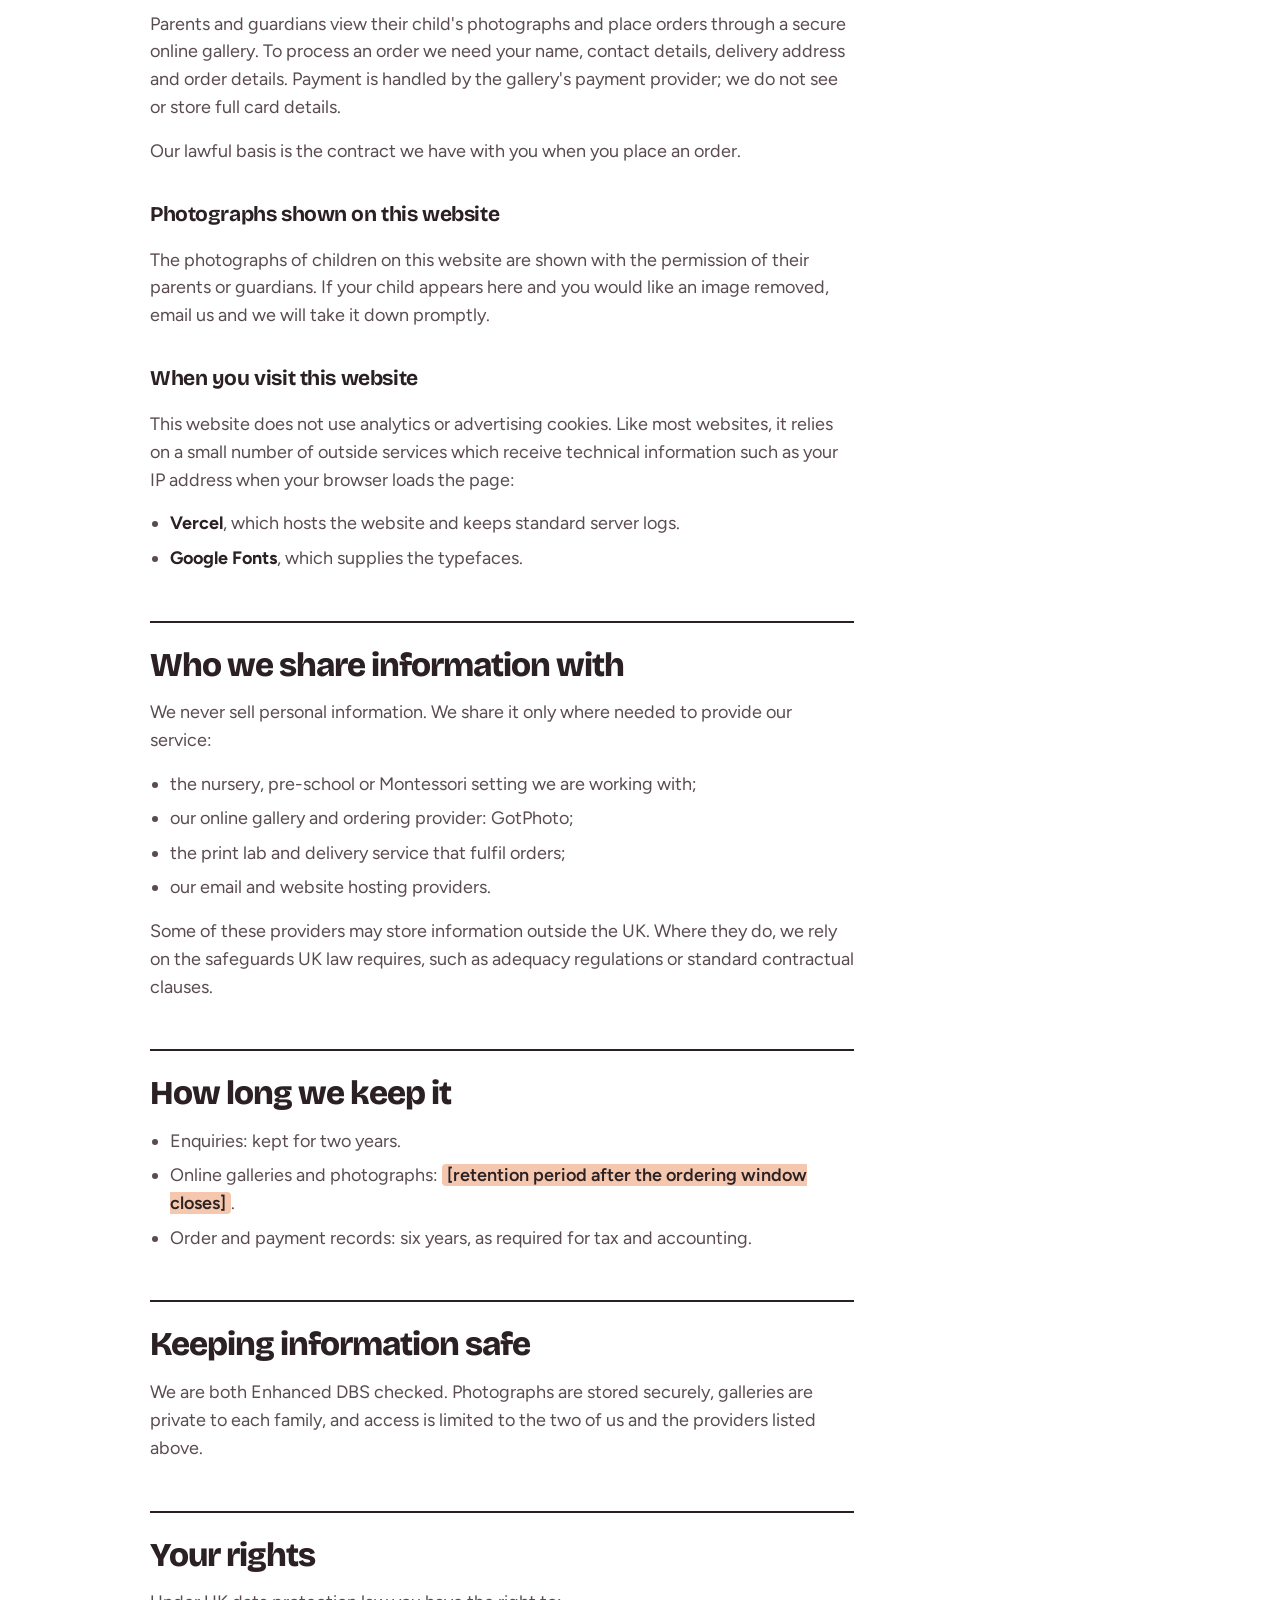
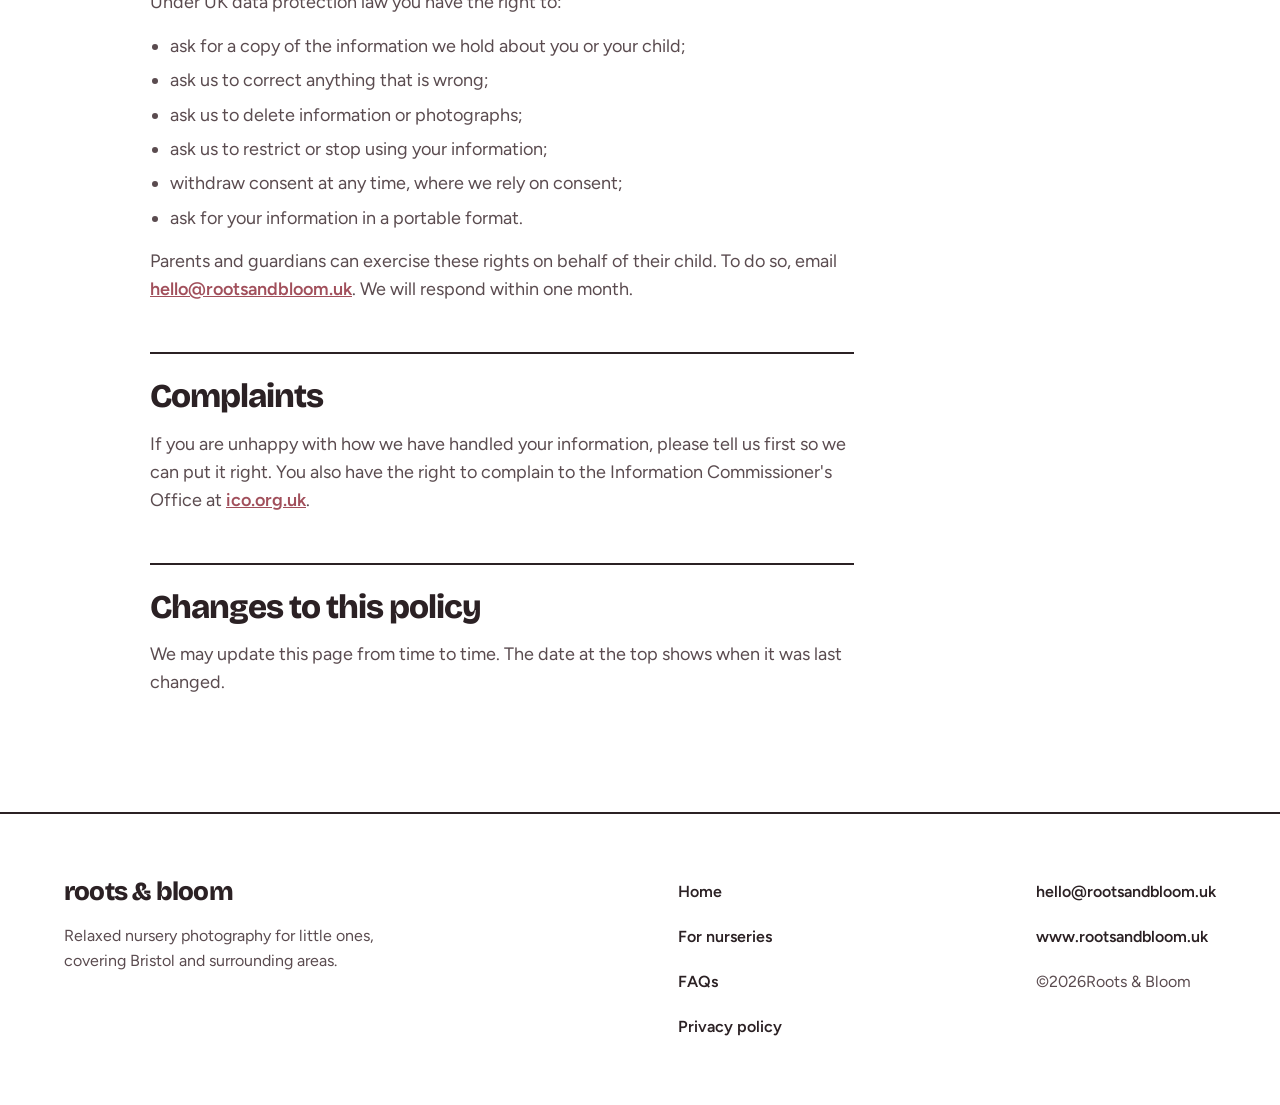
<file: privacy.html>
<!doctype html>
<html lang="en-GB">
<head>
  <meta charset="utf-8">
  <meta name="viewport" content="width=device-width, initial-scale=1">
  <title>Privacy policy | Roots &amp; Bloom</title>
  <meta name="description" content="How Roots &amp; Bloom collects, uses and looks after personal information, including children's photographs.">
  <meta name="theme-color" content="#A14F5B">
  <link rel="canonical" href="https://www.rootsandbloom.uk/privacy.html">
  <link rel="icon" href="assets/favicon.svg" type="image/svg+xml">
  <link rel="preconnect" href="https://fonts.googleapis.com">
  <link rel="preconnect" href="https://fonts.gstatic.com" crossorigin>
  <link rel="stylesheet" href="https://fonts.googleapis.com/css2?family=Bricolage+Grotesque:opsz,wght@12..96,400..800&amp;family=Caveat:wght@700&amp;family=Figtree:wght@400;500;600;700&amp;display=swap">
  <link rel="stylesheet" href="assets/css/styles.css">
</head>
<body>
<a class="skip-link" href="#main">Skip to content</a>

<header class="site-header">
  <div class="wrap site-header__inner">
    <a class="wordmark" href="index.html" aria-label="Roots &amp; Bloom home">
      <svg aria-hidden="true" viewBox="0 0 30 30"><circle cx="15" cy="7" r="6" fill="#F4C7AE"/><circle cx="23" cy="15" r="6" fill="#F4C7AE"/><circle cx="15" cy="23" r="6" fill="#F4C7AE"/><circle cx="7" cy="15" r="6" fill="#F4C7AE"/><circle cx="15" cy="15" r="5" fill="#A14F5B"/></svg>
      <span>roots &amp; bloom</span>
    </a>
    <button class="nav-toggle" type="button" aria-label="Open menu" aria-expanded="false" aria-controls="site-nav">
      <svg aria-hidden="true" viewBox="0 0 24 24" fill="none" stroke="#fff" stroke-width="2.5" stroke-linecap="round"><path d="M4 8h16M4 16h16"/></svg>
    </button>
    <nav class="nav" id="site-nav" aria-label="Main">
      <a href="index.html#approach">Our approach</a>
      <a href="nurseries.html">For nurseries</a>
      <a href="index.html#meet">Meet us</a>
      <a href="nurseries.html#faqs">FAQs</a>
      <a class="btn btn--dark btn--sm" href="nurseries.html#contact">Book a chat</a>
    </nav>
  </div>
</header>

<main id="main">
  <section class="section">
    <div class="wrap wrap--narrow">
      <div class="stack" style="gap: 16px; margin-bottom: 48px">
        <p class="eyebrow">The small print, in plain English</p>
        <h1 class="h2">Privacy policy</h1>
        <p class="soft">Last updated: 11 October 2026</p>
      </div>

      <div class="prose">
        <p class="lead">We photograph children, so we take privacy and safeguarding seriously. This page explains what personal information we collect, why we collect it, and what we do with it.</p>

        <h2>Who we are</h2>
        <p>Roots &amp; Bloom is a nursery photography business run by Marianne and Melanie, covering Bristol and surrounding areas. For the purposes of UK data protection law, we are the data controller for the information described on this page.</p>
        <p>Business name and address: <span class="todo">[legal business name and postal address]</span><br>
        ICO registration number: <span class="todo">[ICO registration number]</span><br>
        Email: <a href="mailto:hello@rootsandbloom.uk">hello@rootsandbloom.uk</a></p>

        <h2>What we collect and why</h2>

        <h3>When you get in touch</h3>
        <p>If you email us or use the enquiry form, we receive your name, your email address, the name of your nursery or setting, and whatever you tell us in your message. We use this to reply to you and, if you go ahead, to arrange your photography day.</p>
        <p>Our lawful basis is our legitimate interest in responding to enquiries, and taking steps to enter into a contract with your setting.</p>

        <h3>When we photograph at a nursery</h3>
        <p>We take photographs of children at the request of their nursery, pre-school or Montessori setting. To make sure each family receives the right photographs, the setting may also give us children's names and room names.</p>
        <p>No child is photographed without the appropriate parental or guardian consent. We agree the consent process with each setting before photography day, and the setting confirms which children may take part. Our lawful basis for taking and processing the photographs is that consent.</p>
        <p>Photographs are used only for the agreed photography and ordering process. We do not use them for marketing, on social media or on this website without separate, additional permission from a parent or guardian.</p>

        <h3>When parents view and order photographs</h3>
        <p>Parents and guardians view their child's photographs and place orders through a secure online gallery. To process an order we need your name, contact details, delivery address and order details. Payment is handled by the gallery's payment provider; we do not see or store full card details.</p>
        <p>Our lawful basis is the contract we have with you when you place an order.</p>

        <h3>Photographs shown on this website</h3>
        <p>The photographs of children on this website are shown with the permission of their parents or guardians. If your child appears here and you would like an image removed, email us and we will take it down promptly.</p>

        <h3>When you visit this website</h3>
        <p>This website does not use analytics or advertising cookies. Like most websites, it relies on a small number of outside services which receive technical information such as your IP address when your browser loads the page:</p>
        <ul>
          <li><strong>Vercel</strong>, which hosts the website and keeps standard server logs.</li>
          <li><strong>Google Fonts</strong>, which supplies the typefaces.</li>
        </ul>

        <h2>Who we share information with</h2>
        <p>We never sell personal information. We share it only where needed to provide our service:</p>
        <ul>
          <li>the nursery, pre-school or Montessori setting we are working with;</li>
          <li>our online gallery and ordering provider: GotPhoto;</li>
          <li>the print lab and delivery service that fulfil orders;</li>
          <li>our email and website hosting providers.</li>
        </ul>
        <p>Some of these providers may store information outside the UK. Where they do, we rely on the safeguards UK law requires, such as adequacy regulations or standard contractual clauses.</p>

        <h2>How long we keep it</h2>
        <ul>
          <li>Enquiries: kept for two years.</li>
          <li>Online galleries and photographs: <span class="todo">[retention period after the ordering window closes]</span>.</li>
          <li>Order and payment records: six years, as required for tax and accounting.</li>
        </ul>

        <h2>Keeping information safe</h2>
        <p>We are both Enhanced DBS checked. Photographs are stored securely, galleries are private to each family, and access is limited to the two of us and the providers listed above.</p>

        <h2>Your rights</h2>
        <p>Under UK data protection law you have the right to:</p>
        <ul>
          <li>ask for a copy of the information we hold about you or your child;</li>
          <li>ask us to correct anything that is wrong;</li>
          <li>ask us to delete information or photographs;</li>
          <li>ask us to restrict or stop using your information;</li>
          <li>withdraw consent at any time, where we rely on consent;</li>
          <li>ask for your information in a portable format.</li>
        </ul>
        <p>Parents and guardians can exercise these rights on behalf of their child. To do so, email <a href="mailto:hello@rootsandbloom.uk">hello@rootsandbloom.uk</a>. We will respond within one month.</p>

        <h2>Complaints</h2>
        <p>If you are unhappy with how we have handled your information, please tell us first so we can put it right. You also have the right to complain to the Information Commissioner's Office at <a href="https://ico.org.uk/make-a-complaint/">ico.org.uk</a>.</p>

        <h2>Changes to this policy</h2>
        <p>We may update this page from time to time. The date at the top shows when it was last changed.</p>
      </div>
    </div>
  </section>
</main>

<footer class="site-footer site-footer--ruled">
  <div class="wrap site-footer__inner">
    <div class="site-footer__brand">
      <a class="wordmark" href="index.html">roots &amp; bloom</a>
      <p>Relaxed nursery photography for little ones, covering Bristol and surrounding areas.</p>
    </div>
    <nav class="site-footer__links" aria-label="Footer">
      <a href="index.html">Home</a>
      <a href="nurseries.html">For nurseries</a>
      <a href="nurseries.html#faqs">FAQs</a>
      <a href="privacy.html" aria-current="page">Privacy policy</a>
    </nav>
    <div class="site-footer__links">
      <a href="mailto:hello@rootsandbloom.uk">hello@rootsandbloom.uk</a>
      <a href="https://www.rootsandbloom.uk">www.rootsandbloom.uk</a>
      <span>© <span id="year">2026</span> Roots &amp; Bloom</span>
    </div>
  </div>
</footer>

<script src="assets/js/main.js" defer></script>
</body>
</html>
</file>
<file: assets/css/styles.css>
/* Roots & Bloom
   Design tokens and styles (roots1 design) */

:root {
  --ink: #2b2124;
  --ink-soft: #5a4b4f;
  --muted: #8c7a7e;
  --paper: #ffffff;
  --panel: #fbf3f0;
  --blue: #a14f5b;
  --blue-deep: #7a3a44;
  --blue-tint: #f9e3e1;
  --photo-tint: #f3d6cf;
  --sun: #f4c7ae;
  --on-dark-soft: #e8d9d6;

  --font-display: "Bricolage Grotesque", "Arial Black", system-ui, sans-serif;
  --font-body: "Figtree", system-ui, -apple-system, "Segoe UI", sans-serif;
  --font-hand: "Caveat", "Comic Sans MS", cursive;

  --gutter: clamp(20px, 5vw, 80px);
  --section: clamp(72px, 9vw, 130px);
  --radius-card: 28px;
  --radius-panel: clamp(28px, 3vw, 40px);
}

*,
*::before,
*::after { box-sizing: border-box; }

html { scroll-behavior: smooth; -webkit-text-size-adjust: 100%; }

body {
  margin: 0;
  background: var(--paper);
  color: var(--ink);
  font-family: var(--font-body);
  font-size: 1.125rem;
  line-height: 1.55;
  overflow-x: hidden;
  -webkit-font-smoothing: antialiased;
}

main { overflow-x: clip; }
img, svg { max-width: 100%; display: block; }
h1, h2, h3, p, ul, ol, figure { margin: 0; }
ul, ol { padding: 0; list-style: none; }
a { color: inherit; text-decoration: none; }
a:hover { color: var(--blue); }
button, input, textarea { font: inherit; color: inherit; }
:focus-visible { outline: 3px solid var(--blue); outline-offset: 3px; border-radius: 6px; }
[id] { scroll-margin-top: 96px; }

.skip-link {
  position: absolute; left: 16px; top: -100px; z-index: 100;
  background: var(--ink); color: #fff; padding: 12px 18px; border-radius: 999px; font-weight: 700;
}
.skip-link:focus { top: 16px; color: #fff; }

.wrap { max-width: calc(1280px + var(--gutter) * 2); margin-inline: auto; padding-inline: var(--gutter); }
.wrap--narrow { max-width: calc(980px + var(--gutter) * 2); }
.section { padding-block: var(--section); }
.section--panel { background: var(--panel); }
.section--flush-top { padding-top: 0; }

/* ---------- Type ---------- */
.display, .h2, .h3, .wordmark, .num {
  font-family: var(--font-display);
  font-weight: 800;
  letter-spacing: -0.04em;
}
.display { font-size: clamp(3.25rem, 7.4vw, 6.75rem); line-height: 0.94; letter-spacing: -0.045em; }
.display--page { font-size: clamp(2.9rem, 6.2vw, 5.75rem); line-height: 0.96; }
.h2 { font-size: clamp(2.5rem, 5vw, 4.5rem); line-height: 1; }
.h2--sm { font-size: clamp(2.1rem, 4vw, 3.5rem); line-height: 1.02; letter-spacing: -0.035em; }
.h3 { font-size: clamp(1.4rem, 2vw, 1.75rem); font-weight: 700; letter-spacing: -0.02em; line-height: 1.1; }
.lead { font-size: clamp(1.125rem, 1.5vw, 1.3125rem); color: var(--ink-soft); }
.soft { color: var(--ink-soft); }
.eyebrow { font-weight: 700; font-size: 0.875rem; letter-spacing: 0.14em; text-transform: uppercase; color: var(--blue); }
.eyebrow--ink { color: var(--ink); }
.scribble { font-family: var(--font-hand); font-weight: 700; font-size: clamp(1.75rem, 2.4vw, 2.125rem); line-height: 1; color: var(--blue); display: inline-block; transform: rotate(-3deg); }
.scribble--sun { color: var(--sun); }
.scribble--ink { color: var(--ink); transform: none; }
.strike { text-decoration: line-through; text-decoration-color: var(--blue); text-decoration-thickness: 0.09em; color: var(--muted); }
.mark { background: var(--sun); padding: 0 0.12em; border-radius: 0.14em; display: inline-block; transform: rotate(-2deg); }
.stack { display: flex; flex-direction: column; align-items: flex-start; }
.stack > * { max-width: 100%; }

/* ---------- Buttons ---------- */
.btn {
  display: inline-flex; align-items: center; justify-content: center;
  min-height: 56px; padding: 0 30px; border-radius: 999px;
  border: 2px solid transparent; font-weight: 700; font-size: 1.125rem; cursor: pointer;
  transition: transform 0.2s ease, background-color 0.2s ease, color 0.2s ease;
}
.btn:hover { transform: translateY(-2px) rotate(-1deg); }
.btn--primary { background: var(--blue); color: #fff; }
.btn--primary:hover { background: var(--blue-deep); color: #fff; }
.btn--ghost { border-color: var(--ink); }
.btn--ghost:hover { background: var(--ink); color: #fff; }
.btn--dark { background: var(--ink); color: #fff; }
.btn--dark:hover { background: var(--blue); color: #fff; }
.btn--sun { background: var(--sun); color: var(--ink); }
.btn--sun:hover { background: #fff; color: var(--ink); }
.btn--sm { min-height: 46px; padding: 0 22px; font-size: 1rem; }
.btn-row { display: flex; flex-wrap: wrap; gap: 14px; }

.pill { display: inline-flex; align-items: center; gap: 10px; background: var(--blue-tint); color: var(--blue-deep); font-weight: 600; font-size: 0.9375rem; padding: 8px 16px; border-radius: 999px; }
.pill__dot { width: 8px; height: 8px; border-radius: 50%; background: var(--blue); }
.pill-row { display: flex; flex-wrap: wrap; gap: 10px; }

/* ---------- Header ---------- */
.site-header { position: sticky; top: 0; z-index: 50; background: rgba(255, 255, 255, 0.92); backdrop-filter: blur(10px); }
.site-header__inner { display: flex; align-items: center; justify-content: space-between; gap: 16px 32px; min-height: 84px; }
.wordmark { display: inline-flex; align-items: center; gap: 10px; font-size: 1.625rem; letter-spacing: -0.03em; min-height: 44px; }
.wordmark:hover { color: var(--ink); }
.wordmark svg { width: 30px; height: 30px; transition: transform 0.5s ease; }
.wordmark:hover svg { transform: rotate(90deg); }
.nav { display: flex; align-items: center; gap: 28px; font-weight: 600; font-size: 1rem; }
.nav a:not(.btn) { padding: 10px 0; border-bottom: 3px solid transparent; }
.nav a[aria-current="page"] { border-bottom-color: var(--blue); }
.nav-toggle { display: none; width: 48px; height: 48px; border-radius: 50%; border: 0; background: var(--ink); cursor: pointer; align-items: center; justify-content: center; }
.nav-toggle svg { width: 22px; height: 22px; }

@media (max-width: 860px) {
  .site-header__inner { min-height: 72px; flex-wrap: wrap; }
  .wordmark { font-size: 1.375rem; }
  .nav-toggle { display: inline-flex; }
  .nav { display: none; flex-basis: 100%; flex-direction: column; align-items: stretch; gap: 0; padding-bottom: 20px; font-size: 1.25rem; }
  .nav.is-open { display: flex; }
  .nav a:not(.btn) { padding: 14px 0; border-bottom: 2px solid var(--panel); }
  .nav .btn { margin-top: 18px; }
}

/* ---------- Photo placeholders ---------- */
.photo { position: relative; border-radius: var(--radius-card); background: var(--photo-tint); aspect-ratio: 4 / 5; display: flex; align-items: flex-end; padding: 18px; overflow: hidden; transition: transform 0.35s ease; }
.photo img { position: absolute; inset: 0; width: 100%; height: 100%; object-fit: cover; }
.photo__label { position: relative; background: #fff; color: var(--ink); font-size: 0.8125rem; font-weight: 600; padding: 6px 12px; border-radius: 999px; }
.photo--blue { background: var(--blue); }
.photo--sun { background: var(--sun); }
.photo--ink { background: var(--ink); }
.photo--square { aspect-ratio: 1 / 1; }
.photo--tall { aspect-ratio: 3 / 4; }
.photo--hero { aspect-ratio: 5 / 6; border-radius: 36px; }
.tilt-l { transform: rotate(-4deg); }
.tilt-r { transform: rotate(3deg); }
.tilt-l-sm { transform: rotate(-2deg); }
.tilt-r-sm { transform: rotate(2deg); }
.photo:hover { transform: rotate(0deg) scale(1.02); }

/* ---------- Hero ---------- */
.hero { padding-block: clamp(20px, 4vw, 48px) clamp(64px, 8vw, 110px); }
.hero__grid { display: grid; grid-template-columns: minmax(0, 1.25fr) minmax(0, 1fr); gap: 56px 64px; align-items: center; }
.hero__copy { gap: 28px; }
.hero__copy .lead { max-width: 34rem; }
.hero__copy .scribble { margin: -8px 0 0 8px; }
.hero__collage { display: grid; grid-template-columns: repeat(2, minmax(0, 1fr)); gap: 22px; align-items: start; }
.hero__collage > .photo { margin-top: 72px; }
.hero__collage-col { display: flex; flex-direction: column; gap: 22px; }
.checks { display: flex; flex-wrap: wrap; gap: 10px 26px; font-size: 0.9375rem; font-weight: 600; color: var(--ink-soft); }
.checks li { display: flex; align-items: center; gap: 8px; }
.checks svg { width: 18px; height: 18px; flex: none; }
.hero__figure { position: relative; }
.sticker { position: absolute; left: -18px; top: 28px; background: #fff; border: 2px solid var(--ink); border-radius: 20px; padding: 12px 18px; font-family: var(--font-hand); font-weight: 700; font-size: 1.75rem; line-height: 1; transform: rotate(-6deg); }

@media (max-width: 900px) {
  .hero__grid { grid-template-columns: minmax(0, 1fr); }
  .hero__collage > .photo { margin-top: 36px; }
  .hero__collage-col .photo + .photo { display: none; }
  .hero__collage-col .photo { aspect-ratio: 4 / 5; }
  .sticker { left: 0; }
  .btn-row--stack { flex-direction: column; align-self: stretch; }
}

/* ---------- Word strip ---------- */
.strip { background: var(--blue); color: #fff; padding: 22px 0; overflow: hidden; transform: rotate(-1deg) scale(1.03); }
.strip__track { display: flex; width: max-content; animation: strip 36s linear infinite; }
.strip__set { display: flex; align-items: center; gap: 34px; padding-right: 34px; font-family: var(--font-display); font-weight: 700; font-size: clamp(1.25rem, 2.2vw, 1.875rem); letter-spacing: -0.02em; white-space: nowrap; }
.strip__set i { color: var(--sun); font-style: normal; }
@keyframes strip { to { transform: translateX(-50%); } }

/* ---------- Approach ---------- */
.split { display: grid; grid-template-columns: minmax(0, 1.2fr) minmax(0, 1fr); gap: 48px 80px; align-items: start; }
.split > .stack { gap: 20px; }
.split__aside { gap: 26px; padding-top: 34px; align-items: stretch; }
.rules { font-family: var(--font-display); font-weight: 700; font-size: clamp(1.375rem, 2vw, 1.625rem); letter-spacing: -0.02em; border-bottom: 2px solid var(--ink); }
.rules li { padding: 18px 0; border-top: 2px solid var(--ink); }
@media (max-width: 900px) {
  .split { grid-template-columns: minmax(0, 1fr); }
  .split__aside { padding-top: 0; }
}

/* ---------- Gallery ---------- */
.section-head { display: flex; flex-wrap: wrap; justify-content: space-between; align-items: flex-end; gap: 20px; margin-bottom: 44px; }
.section-head .h2--sm { max-width: 47rem; }
.section-head .scribble { transform: rotate(2deg); }
.gallery { display: grid; grid-template-columns: repeat(4, minmax(0, 1fr)); gap: 22px; }
.gallery .photo:nth-child(even) { margin-top: 44px; }
@media (max-width: 900px) {
  .gallery { grid-template-columns: repeat(2, minmax(0, 1fr)); gap: 14px; }
  .gallery .photo:nth-child(even) { margin-top: 28px; }
}

/* ---------- Cards ---------- */
.head-block { gap: 16px; max-width: 50rem; margin-bottom: 52px; }
.cards { display: grid; grid-template-columns: repeat(3, minmax(0, 1fr)); gap: 22px; }
.card { background: #fff; border-radius: var(--radius-card); padding: clamp(24px, 3vw, 36px); display: flex; flex-direction: column; gap: 14px; transition: transform 0.25s ease; }
.card:hover { transform: translateY(-4px); }
.card p { color: var(--ink-soft); }
.card svg { width: 40px; height: 40px; }
.card__num { font-family: var(--font-display); font-weight: 800; font-size: 3.375rem; line-height: 1; color: var(--blue); }
.card--dark { background: var(--ink); color: #fff; }
.card--dark p { color: var(--on-dark-soft); }
.card--dark .card__num { color: var(--sun); }
.card--blue { background: var(--blue); color: #fff; }
.card--blue p { color: #fff; }
.card--blue .card__num { color: var(--sun); letter-spacing: -0.04em; }
.card--sun { background: var(--sun); justify-content: flex-end; gap: 10px; }
.card--sun .h3 { font-weight: 800; font-size: 1.875rem; letter-spacing: -0.03em; }
@media (max-width: 980px) { .cards { grid-template-columns: repeat(2, minmax(0, 1fr)); } }
@media (max-width: 640px) { .cards { grid-template-columns: minmax(0, 1fr); gap: 12px; } }

/* ---------- Meet ---------- */
.meet { display: grid; grid-template-columns: minmax(0, 1fr) minmax(0, 1.15fr); gap: 48px 72px; align-items: center; }
.meet__photos { display: grid; grid-template-columns: repeat(2, minmax(0, 1fr)); gap: 22px; }
.meet__person { display: flex; flex-direction: column; gap: 14px; }
.meet__person:nth-child(2) { margin-top: 48px; }
.meet__person p { font-size: 0.9375rem; color: var(--ink-soft); }
.meet__copy { gap: 22px; }
.stats { display: grid; grid-template-columns: repeat(4, minmax(0, 1fr)); border-top: 2px solid var(--ink); margin-top: 64px; }
.stats li { padding: 28px 16px 0 0; font-weight: 600; color: var(--ink-soft); }
.num { display: block; font-size: clamp(3rem, 6vw, 4.75rem); line-height: 1; color: var(--ink); }
.num--blue { color: var(--blue); }
@media (max-width: 900px) {
  .meet { grid-template-columns: minmax(0, 1fr); }
  .stats { grid-template-columns: repeat(2, minmax(0, 1fr)); margin-top: 40px; }
  .stats li { padding-top: 18px; padding-bottom: 6px; }
}

/* ---------- Panels ---------- */
.panel { border-radius: var(--radius-panel); padding: clamp(28px, 5vw, 72px); display: grid; grid-template-columns: minmax(0, 1.2fr) minmax(0, 1fr); gap: 40px 64px; align-items: center; }
.panel--sun { background: var(--sun); }
.panel--dark { background: var(--ink); color: #fff; }
.panel--dark .soft { color: var(--on-dark-soft); }
.panel > .stack { gap: 20px; }
.facts { display: flex; flex-direction: column; gap: 14px; }
.fact { background: #fff; border-radius: 24px; padding: 22px 28px; display: flex; align-items: center; gap: 20px; font-weight: 600; line-height: 1.35; }
.fact .num { font-size: 3.25rem; color: var(--blue); min-width: 110px; }
@media (max-width: 900px) {
  .panel { grid-template-columns: minmax(0, 1fr); }
  .fact .num { font-size: 2.5rem; min-width: 84px; }
}

/* ---------- Steps ---------- */
.steps { display: grid; grid-template-columns: repeat(4, minmax(0, 1fr)); gap: 22px; counter-reset: step; }
.steps li { border-top: 3px solid var(--ink); padding-top: 22px; display: flex; flex-direction: column; gap: 10px; counter-increment: step; }
.steps li::before { content: counter(step); font-family: var(--font-display); font-weight: 800; font-size: 3.375rem; line-height: 1; color: var(--blue); }
.steps p { color: var(--ink-soft); }
@media (max-width: 980px) { .steps { grid-template-columns: repeat(2, minmax(0, 1fr)); } }
@media (max-width: 560px) { .steps { grid-template-columns: minmax(0, 1fr); } }

/* ---------- Commission calculator ---------- */
.calc { background: #fff; color: var(--ink); border-radius: var(--radius-card); padding: clamp(22px, 3vw, 34px); display: flex; flex-direction: column; gap: 22px; }
.calc__label { display: flex; justify-content: space-between; align-items: baseline; gap: 16px; font-weight: 600; }
.calc__label output { font-family: var(--font-display); font-weight: 800; font-size: 1.875rem; letter-spacing: -0.03em; }
.calc input[type="range"] { width: 100%; height: 44px; margin: 0; accent-color: var(--blue); cursor: pointer; }
.calc__result { background: var(--blue-tint); border-radius: 20px; padding: 24px; display: flex; flex-wrap: wrap; justify-content: space-between; align-items: center; gap: 8px 16px; font-weight: 600; }
.calc__result output { font-family: var(--font-display); font-weight: 800; font-size: clamp(2.75rem, 5vw, 3.75rem); line-height: 1; letter-spacing: -0.04em; color: var(--blue); }
.calc small { font-size: 0.875rem; color: var(--ink-soft); }

/* ---------- FAQs ---------- */
.faq-tabs { display: none; flex-wrap: wrap; gap: 10px; margin: 40px 0 28px; }
.js .faq-tabs { display: flex; }
.faq-tab { min-height: 48px; padding: 0 22px; border-radius: 999px; border: 2px solid var(--ink); background: #fff; font-weight: 700; font-size: 1rem; cursor: pointer; }
.faq-tab[aria-selected="true"] { background: var(--ink); color: #fff; }
.faq-group { margin-top: 40px; }
.faq-group__title { margin-bottom: 16px; }
.js .faq-group { margin-top: 0; }
.js .faq-group__title { position: absolute; width: 1px; height: 1px; overflow: hidden; clip-path: inset(50%); }
.js .faq-group[hidden] { display: none; }
.faq { background: #fff; border-radius: 22px; margin-bottom: 12px; }
.faq summary { list-style: none; cursor: pointer; min-height: 72px; padding: 18px 26px; display: flex; justify-content: space-between; align-items: center; gap: 20px; font-family: var(--font-display); font-weight: 700; font-size: clamp(1.125rem, 1.8vw, 1.375rem); letter-spacing: -0.02em; line-height: 1.2; border-radius: 22px; }
.faq summary::-webkit-details-marker { display: none; }
.faq summary::after { content: "+"; flex: none; width: 36px; height: 36px; border-radius: 50%; background: var(--blue-tint); display: flex; align-items: center; justify-content: center; font-family: var(--font-body); font-weight: 500; font-size: 1.5rem; line-height: 1; transition: transform 0.25s ease, background-color 0.25s ease; }
.faq[open] summary::after { content: "\2212"; background: var(--sun); transform: rotate(180deg); }
.faq__body { padding: 0 26px 26px; max-width: 47.5rem; color: var(--ink-soft); display: flex; flex-direction: column; gap: 12px; }
.faq__body a { color: var(--blue); font-weight: 600; text-decoration: underline; }

/* ---------- Contact ---------- */
.contact { display: grid; grid-template-columns: repeat(2, minmax(0, 1fr)); gap: 48px 80px; align-items: start; }
.contact > .stack { gap: 22px; }
.email-link { font-family: var(--font-display); font-weight: 700; font-size: clamp(1.25rem, 2.2vw, 1.625rem); letter-spacing: -0.02em; border-bottom: 3px solid var(--sun); padding: 8px 0; overflow-wrap: anywhere; }
.form { background: var(--panel); border-radius: 32px; padding: clamp(22px, 4vw, 44px); display: flex; flex-direction: column; gap: 18px; }
.field { display: flex; flex-direction: column; gap: 6px; }
.field label { font-weight: 600; font-size: 0.9375rem; }
.field input, .field textarea { width: 100%; border: 2px solid var(--ink); border-radius: 14px; padding: 14px 16px; background: #fff; }
.field input { height: 54px; padding-block: 0; }
.field textarea { resize: vertical; min-height: 130px; }
.field input:focus-visible, .field textarea:focus-visible { outline-offset: 0; border-color: var(--blue); border-radius: 14px; }
.form__note { font-size: 0.875rem; color: var(--ink-soft); }
@media (max-width: 900px) { .contact { grid-template-columns: minmax(0, 1fr); } }

/* ---------- CTA + footer ---------- */
.cta { background: var(--ink); color: #fff; text-align: center; }
.cta .stack { align-items: center; gap: 28px; max-width: 61rem; margin-inline: auto; }
.cta .display { font-size: clamp(2.75rem, 6.4vw, 6rem); line-height: 0.96; }
.cta .lead { color: var(--on-dark-soft); max-width: 37.5rem; }
.cta .btn { font-size: clamp(1rem, 2vw, 1.25rem); min-height: 62px; padding-inline: clamp(22px, 3vw, 36px); }
.site-footer { padding-block: 56px; font-size: 1rem; }
.site-footer--ruled { border-top: 2px solid var(--ink); }
.site-footer__inner { display: flex; flex-wrap: wrap; justify-content: space-between; gap: 32px 64px; }
.site-footer__brand { display: flex; flex-direction: column; gap: 10px; max-width: 22.5rem; color: var(--ink-soft); }
.site-footer__brand .wordmark { color: var(--ink); }
.site-footer__links { display: flex; flex-direction: column; font-weight: 600; }
.site-footer__links a, .site-footer__links span { padding: 8px 0; }
.site-footer__links span { font-weight: 400; color: var(--ink-soft); }

/* ---------- Reveal on scroll ---------- */
.js .reveal { opacity: 0; translate: 0 24px; transition: opacity 0.6s ease, translate 0.6s ease; }
.js .reveal.is-in { opacity: 1; translate: 0 0; }

@media (prefers-reduced-motion: reduce) {
  html { scroll-behavior: auto; }
  .strip__track { animation: none; }
  .js .reveal { opacity: 1; translate: 0 0; transition: none; }
  .btn, .card, .photo, .wordmark svg { transition: none; }
}

/* ---------- Long-form text (privacy policy) ---------- */
.prose { max-width: 44rem; color: var(--ink-soft); }
.prose > * + * { margin-top: 1rem; }
.prose h2 { font-family: var(--font-display); font-weight: 800; font-size: clamp(1.6rem, 2.6vw, 2.125rem); letter-spacing: -0.03em; line-height: 1.1; color: var(--ink); margin-top: 3rem; padding-top: 1.5rem; border-top: 2px solid var(--ink); }
.prose h3 { font-family: var(--font-display); font-weight: 700; font-size: 1.3125rem; letter-spacing: -0.02em; color: var(--ink); margin-top: 2rem; }
.prose ul { list-style: disc; padding-left: 1.25rem; display: flex; flex-direction: column; gap: 0.4rem; }
.prose a { color: var(--blue); font-weight: 600; text-decoration: underline; }
.prose strong { color: var(--ink); }
.todo { background: var(--sun); color: var(--ink); font-weight: 600; padding: 0 0.3em; border-radius: 4px; }

/* ---------- Mobile refinements ---------- */
.btn { text-align: center; line-height: 1.2; }
.site-header { -webkit-backdrop-filter: blur(10px); }
.site-footer__links a, .site-footer__links span { padding: 10px 0; min-height: 44px; display: flex; align-items: center; }
.fact .num { flex: none; }

@media (max-width: 900px) {
  .meet__copy { order: -1; }
  .panel .btn { align-self: stretch; padding-block: 14px; }
}
@media (max-width: 560px) {
  .pill { font-size: 0.8125rem; padding: 7px 14px; }
  .fact { flex-direction: column; align-items: flex-start; gap: 6px; padding: 20px 22px; }
  .fact .num { min-width: 0; }
  .faq summary { padding: 16px 20px; }
  .faq__body { padding: 0 20px 22px; }
  .sticker { font-size: 1.5rem; }
}

site-footer__links > span { display: block; min-height: 0; }
.site-footer__links span span { display: inline; padding: 0; min-height: 0; }

/* ---------- Meet us: adult and child photo cards ---------- */
.flip { position: relative; display: block; width: 100%; aspect-ratio: 3 / 4; padding: 0; border: 0; background: none; cursor: pointer; border-radius: var(--radius-card); -webkit-tap-highlight-color: transparent; }
.flip__card { position: absolute; inset: 0; border-radius: var(--radius-card); overflow: hidden; background: var(--photo-tint); box-shadow: 0 14px 30px -14px rgba(43, 33, 36, 0.45); transition: transform 0.6s cubic-bezier(.2,.8,.2,1), z-index 0s linear 0.3s, filter 0.6s ease; }
.flip__card img { width: 100%; height: 100%; object-fit: cover; display: block; }
/* front card */
.flip__card--adult, .flip.is-swapped .flip__card--young { z-index: 2; transform: rotate(-2deg); filter: none; }
/* card peeking out behind */
.flip__card--young, .flip.is-swapped .flip__card--adult { z-index: 1; transform: translate(22%, -11%) rotate(9deg) scale(0.9); filter: saturate(0.85); }
.flip--left .flip__card--young, .flip--left.is-swapped .flip__card--adult { transform: translate(-22%, -11%) rotate(-9deg) scale(0.9); }
.flip--right .flip__card--adult, .flip--right.is-swapped .flip__card--young { transform: rotate(2deg); }
.flip:not(.is-swapped):hover .flip__card--young, .flip.is-swapped:hover .flip__card--adult { filter: none; }
.flip--right:hover:not(.is-swapped) .flip__card--young, .flip--right.is-swapped:hover .flip__card--adult { transform: translate(26%, -14%) rotate(12deg) scale(0.9); }
.flip--left:hover:not(.is-swapped) .flip__card--young, .flip--left.is-swapped:hover .flip__card--adult { transform: translate(-26%, -14%) rotate(-12deg) scale(0.9); }
.flip:focus-visible { outline-offset: 8px; }
.meet__photos { padding-top: 40px; column-gap: 40px; }
.meet__hint { font-family: var(--font-hand); font-weight: 700; font-size: 1.5rem; line-height: 1; color: var(--blue); transform: rotate(-2deg); margin: 36px 0 0; text-align: center; grid-column: 1 / -1; }
@media (max-width: 560px) {
  .flip__card--young, .flip.is-swapped .flip__card--adult { transform: translate(9%, -10%) rotate(7deg) scale(0.9); }
  .flip--left .flip__card--young, .flip--left.is-swapped .flip__card--adult { transform: translate(-9%, -10%) rotate(-7deg) scale(0.9); }
}
@media (prefers-reduced-motion: reduce) { .flip__card { transition: none; } }
@media (max-width: 900px) { .meet { row-gap: 56px; } }
</file>
